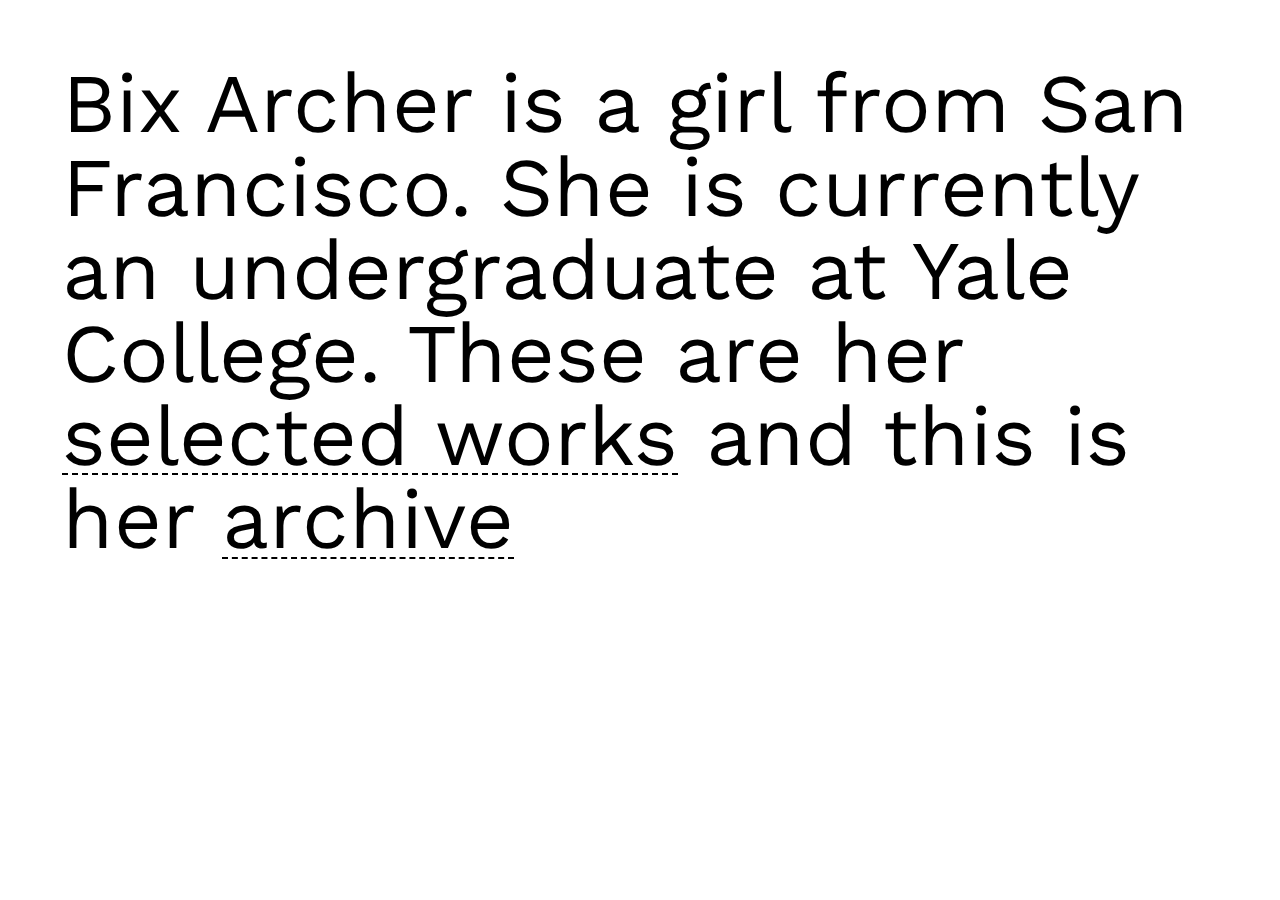
<file: index.html>
<!DOCTYPE html>
<html lang="en">

  <head>
    <meta charset="utf-8">
    <link rel="stylesheet" type="text/css" href="css/main.css">
    <meta name="viewport" content="width=device-width, initial-scale=1.0">
    <link href="https://fonts.googleapis.com/css?family=Work+Sans:400,500" rel="stylesheet">
    <link href="https://fonts.googleapis.com/css?family=Anonymous+Pro" rel="stylesheet">
    <script src="https://ajax.googleapis.com/ajax/libs/jquery/3.3.1/jquery.min.js"></script>
    <script>
      /*inject toggles if there is Javascript*/
      $(document).ready(function()
      {
        if ( $(window).width() > 768 ) {
          $('#archive-toggle').css("display", "inline-block");
          $('#selected-toggle').css("display", "inline-block");
          $('#archive-text').hide();
          $('#selected-text').hide();
        }

        else {
          $('#archive-toggle').hide();
          $('#selected-toggle').hide();
          $('#archive-text').show();
          $('#selected-text').show();
        }
      });


      $(window).resize(function(event) {
          if ( $(window).width() > 768 ) {
            $('#archive-toggle').css("display", "inline-block");
            $('#selected-toggle').css("display", "inline-block");
            $('#archive-text').hide();
            $('#selected-text').hide();
          }

          else {
            $('#archive-toggle').hide();
            $('#selected-toggle').hide();
            $('#archive-text').show();
            $('#selected-text').show();
          }
      });
    </script>
    <script async src="assets/main.js"></script>

    <title>Bix Archer</title>
  </head>

  <body>
    <!-- this contains everything on the page -->
    <div id="big-wrap">
      <div id="about">
        Bix Archer is a girl from San Francisco. She is currently an undergraduate at Yale College. These are her
        <a href="#image-gallery" rel="gallery" id="selected-toggle"><span>selected works</span><div></div></a><span id="selected-text">selected works</span>

        <section id="gallery">

          <figure class="image make-drag">
            <div class="close">x</div>
            <img src="assets/images/red-painting.jpg">
            <figcaption>
              <span class="img-title">Red Painting</span>
              <span class="img-year">2017</span>
            </figcaption>
          </figure>

          <figure class="image make-drag">
            <div class="close">x</div>
            <img src="assets/images/north-bay-fires.jpg">
            <figcaption>
              <span class="img-title">Red Painting</span>
              <span class="img-year">2017</span>
            </figcaption>
          </figure>

          <figure class="image make-drag">
            <div class="close">x</div>
            <img src="assets/images/365.jpg">
            <figcaption>
              <span class="img-title">Red Painting</span>
              <span class="img-year">2017</span>
            </figcaption>
          </figure>

          <figure class="image make-drag">
            <div class="close">x</div>
            <img src="assets/images/true-story.jpg">
            <figcaption>
              <span class="img-title">Red Painting</span>
              <span class="img-year">2017</span>
            </figcaption>
          </figure>

          <figure class="image make-drag">
            <div class="close">x</div>
            <img src="assets/images/the-water-is-fine.jpg">
            <figcaption>
              <span class="img-title">Red Painting</span>
              <span class="img-year">2017</span>
            </figcaption>
          </figure>
        </section>

        and this is her
        <a href="#archive" rel="archive" id="archive-toggle"><span>archive</span><div></div></a><span id="archive-text">archive</span>

        <section id="archive">
          <div id="works-list" class="archive-list">
            <div class="close">x</div>
            <div class="table">
              <a href="#">
                <ul>
                  <li>Red Painting</li>
                  <li>paint on canvas</li>
                  <li>2017</li>
                </ul>
              </a>
              <a href="#">
                <ul>
                  <li>True Story</li>
                  <li>screen print</li>
                  <li>2017</li>
                </ul>
              </a>
              <a href="#">
                <ul>
                  <li>title</li>
                  <li>medium</li>
                  <li>year</li>
                </ul>
              </a>
              <a href="#">
                <ul>
                  <li>title</li>
                  <li>medium</li>
                  <li>year</li>
                </ul>
              </a>
              <a href="#">
                <ul>
                  <li>title</li>
                  <li>medium</li>
                  <li>year</li>
                </ul>
              </a>
              <a href="#">
                <ul>
                  <li>title</li>
                  <li>medium</li>
                  <li>year</li>
                </ul>
              </a>
              <a href="#">
                <ul>
                  <li>title</li>
                  <li>medium</li>
                  <li>year</li>
                </ul>
              </a>
              <a href="#">
                <ul>
                  <li>title</li>
                  <li>medium</li>
                  <li>year</li>
                </ul>
              </a>
              <a href="#">
                <ul>
                  <li>title</li>
                  <li>medium</li>
                  <li>year</li>
                </ul>
              </a>
            </div>
          </div>
        </section>
      </div>
    </div>

    <div id="canvas-size"></div>
  </body>

</html>
</file>
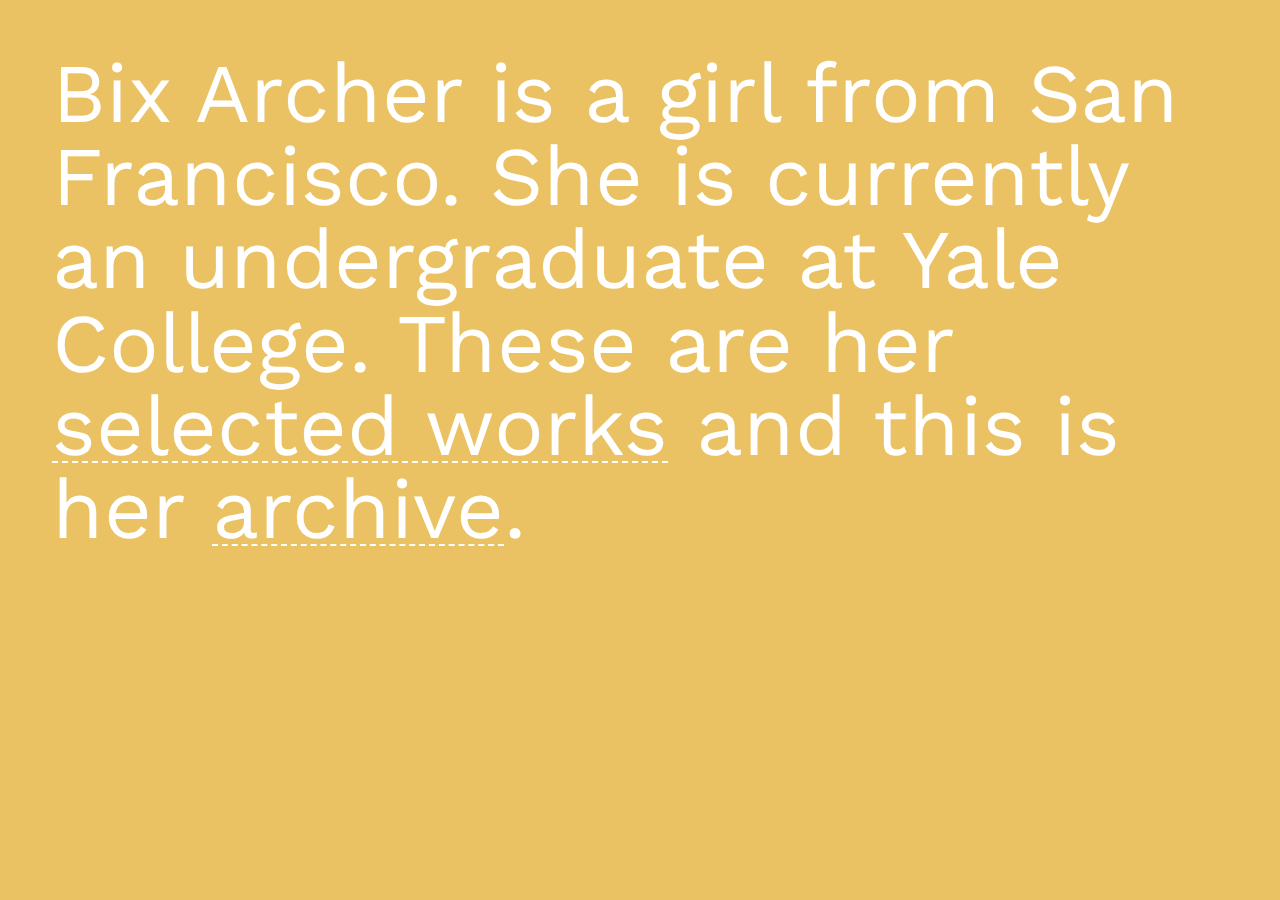
<file: recode/index.html>
<!DOCTYPE html>
<html lang="en">
 <!-- test -->
  <head>
    <meta charset="utf-8">
    <link rel="stylesheet" type="text/css" href="assets/main.css">
    <meta name="viewport" content="width=device-width, initial-scale=1.0">
    <link href="https://fonts.googleapis.com/css?family=Work+Sans:400,500" rel="stylesheet">
    <link href="https://fonts.googleapis.com/css?family=Anonymous+Pro" rel="stylesheet">
    <script src="https://ajax.googleapis.com/ajax/libs/jquery/3.3.1/jquery.min.js"></script>
    <script async src="assets/main.js"></script>

    <title>Bix Archer</title>
  </head>

  <body>
    <section id="text-wrap">
      Bix Archer is a girl from San Francisco. She is currently an undergraduate at Yale College. These are her <button class="main-toggle section-toggle" rel="gallery" type="button" name="selected works gallery">selected works<span></span></button>
      and this is her <button class="main-toggle section-toggle" rel="archive" type="button" name="selected works gallery">archive<span></span></button>.
    </section>
    <section id="gallery-wrap">
      <figure class="image make-drag">
        <div class="close screen"></div>
        <button class="close section-toggle"><span></span></button>
        <img src="assets/images/red-painting.jpg">
        <figcaption>
          <span class="image-title">Red Painting</span>
          <span class="image-year">2017</span>
        </figcaption>
      </figure>
      <figure class="image make-drag">
        <div class="close screen"></div>
        <button class="close section-toggle"><span></span></button>
        <img src="assets/images/the-water-is-fine.jpg">
        <figcaption>
          <span class="image-title">The Water is Fine</span>
          <span class="image-year">2016</span>
        </figcaption>
      </figure>
    </section>
    <section id="archive-wrap">
      <button class="close section-toggle"><span></span></button>
      <div class="table">
        <a href="#">
          <ul>
            <li>Red Painting</li>
            <li>paint on canvas</li>
            <li>2017</li>
          </ul>
        </a>
        <a href="#">
          <ul>
            <li>True Story</li>
            <li>screen print</li>
            <li>2017</li>
          </ul>
        </a>
        <a href="#">
          <ul>
            <li>title</li>
            <li>medium</li>
            <li>year</li>
          </ul>
        </a>
        <a href="#">
          <ul>
            <li>title</li>
            <li>medium</li>
            <li>year</li>
          </ul>
        </a>
        <a href="#">
          <ul>
            <li>title</li>
            <li>medium</li>
            <li>year</li>
          </ul>
        </a>
        <a href="#">
          <ul>
            <li>title</li>
            <li>medium</li>
            <li>year</li>
          </ul>
        </a>
        <a href="#">
          <ul>
            <li>title</li>
            <li>medium</li>
            <li>year</li>
          </ul>
        </a>
        <a href="#">
          <ul>
            <li>title</li>
            <li>medium</li>
            <li>year</li>
          </ul>
        </a>
        <a href="#">
          <ul>
            <li>title</li>
            <li>medium</li>
            <li>year</li>
          </ul>
        </a>
      </div>
    </section>
  </body>
</html>
</file>
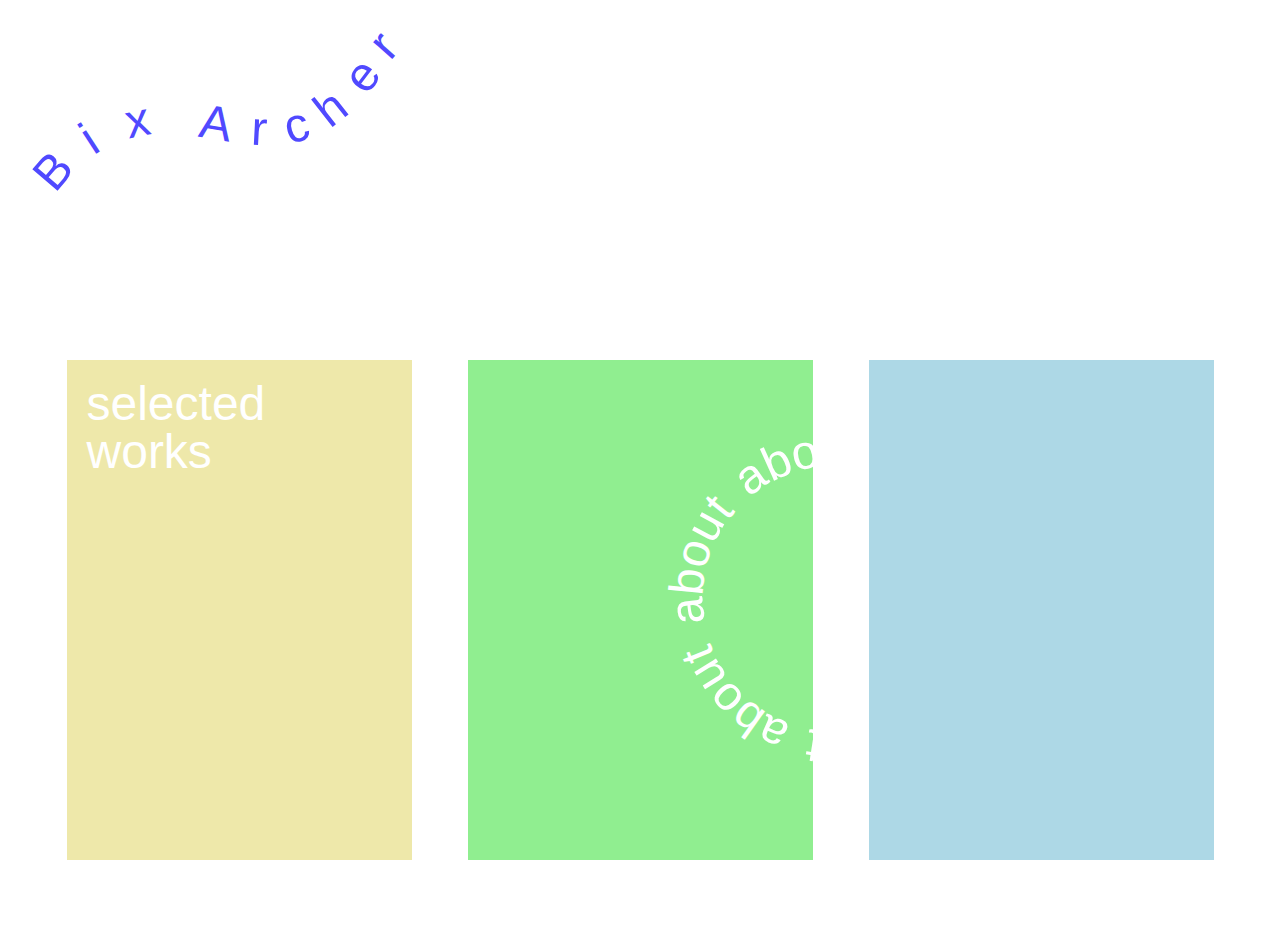
<file: index2.html>
<!DOCTYPE html>
<html>

<head>
  <title>bix archer</title>
  <link href="/assets/main2.css" rel="stylesheet" type="text/css">

  <link href="https://fonts.googleapis.com/css?family=Crimson+Text:400,600" rel="stylesheet">

  <meta name="viewport" content="width=device-width, initial-scale=1.0">
</head>

<body id="background">
  <nav>
    <div id="title_pos">
        <div id="warped-title">
          <span class="w0">B</span><span class="w1"> </span><span class="w2">i</span><span class="w3"> </span><span class="w4">x</span><span class="w5"> </span><span class="w6"> </span><span class="w7">A</span><span class="w8"> </span><span class="w9">r</span>
          <span class="w10"> </span><span class="w11">c</span><span class="w12"> </span><span class="w13">h</span><span class="w14"> </span><span class="w15">e</span><span class="w16"> </span><span class="w17">r</span><span class="w18"> </span>
        </div>
    </div>
  </nav>
  <div id="content_wrapper">

    <div class="nav_card" style="background: palegoldenrod">
      <a href="#">
          <div id="selected-card">
            selected
            <div id="selected-ani">
               <div style="animation-delay: .3s;">w</div><div style="animation-delay: .5s;">o</div><div style="animation-delay: .7s;">r</div><div style="animation-delay: .9s;">k</div><div style="animation-delay: 1.1s;">s</div>
             </div>
          </div>
      </a>
    </div>

    <div class="nav_card" style="background: lightgreen">
      <a href="#">
          <div id="warped-about">
            <span class="w0">a</span><span class="w1">b</span><span class="w2">o</span><span class="w3">u</span><span class="w4">t</span><span class="w5"> </span><span class="w6">a</span><span class="w7">b</span><span class="w8">o</span><span class="w9">u</span>
            <span class="w10">t</span><span class="w11"> </span><span class="w12">a</span><span class="w13">b</span><span class="w14">o</span><span class="w15">u</span><span class="w16">t</span><span class="w17"> </span><span class="w18">a</span><span class="w19">b</span>
              <span class="w20">o</span><span class="w21">u</span><span class="w22">t</span><span class="w23"> </span><span class="w24">a</span><span class="w25">b</span><span class="w26">o</span><span class="w27">u</span><span class="w28">t</span><span class="w29"> </span>
                <span class="w30">a</span><span class="w31">b</span><span class="w32">o</span><span class="w33">u</span><span class="w34">t</span>

        </div>
      </a>
    </div>

    <div class="nav_card" style="background: lightblue">
      <a href="#">
          <div id="wonky-archive">

            <div style="animation-delay: 8s; animation-duration:5s">archive</div>
            <div style="animation-delay: 3s; animation-duration:7s">archive</div>
            <div>archive</div>
          </div>
      </a>
    </div>

  </div>

  <script src="https://ajax.googleapis.com/ajax/libs/jquery/3.2.1/jquery.min.js"></script>
  <script src="/assets/jquery.unveil.js" type="text/javascript" charset="utf-8"></script>
  <script>
    $(document).ready(function() {
      $("img").unveil(200);
    });
  </script>






</body>

</html>
</file>
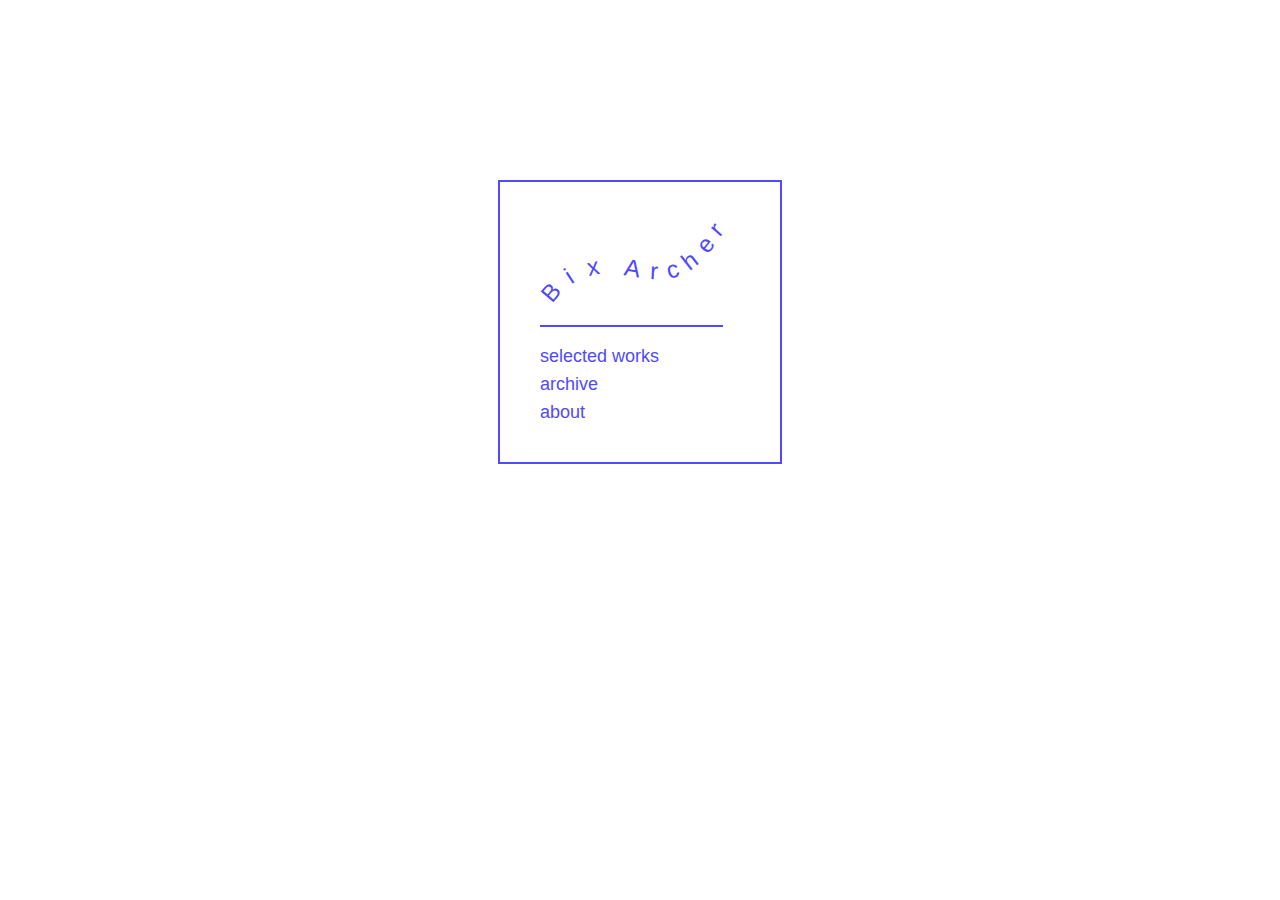
<file: index4.html>
<!DOCTYPE html>
<html>

<head>
  <title>bix archer</title>
  <link href="/assets/main4.css" rel="stylesheet" type="text/css">
  <link rel="stylesheet" href="assets/chocolat/chocolat.css" type="text/css" media="screen" charset="utf-8">
  <meta name="viewport" content="width=device-width, initial-scale=1.0">
</head>

<body id="background">
  <div id="slash">
  </div>
  <div id="slash2">
  </div>

  <nav>
    <div id="title_pos">
        <div id="warped-title">
          <span class="w0">B</span><span class="w1"> </span><span class="w2">i</span><span class="w3"> </span><span class="w4">x</span><span class="w5"> </span><span class="w6"> </span><span class="w7">A</span><span class="w8"> </span><span class="w9">r</span>
          <span class="w10"> </span><span class="w11">c</span><span class="w12"> </span><span class="w13">h</span><span class="w14"> </span><span class="w15">e</span><span class="w16"> </span><span class="w17">r</span><span class="w18"> </span>
        </div>
    </div>
    <div>
      <a class="sw-link" href="#" data-related="selected-works">selected works</a>

      <a class="av-link"href="#" data-related="archive">archive</a>

      <a class="ab-link"href="#" data-related="about">about</a>
    </div>
  </nav>



  <div id="selected-works" class="content chocolat-parent" data-chocolat-title="set title" style="display: none">
    <a class="chocolat-image" href="/assets/images/365.jpg" title="caption image 1">
      <img src="/assets/images/365-500px.jpg" />
    </a>

    <a class="chocolat-image" href="/assets/images/north-bay-fires.jpg" title="caption image 2">
      <img src="/assets/images/north-bay-fires-500px.jpg" />
    </a>

    <a class="chocolat-image" href="/assets/images/red-painting.jpg" title="caption image 3">
      <img src="/assets/images/red-painting-500px.jpg"/>
    </a>
  </div>

  <div id="archive" class="content" style="display: none">
    archive
  </div>

  <div id="about" class="content" style="display: none">
    about
  </div>

  <script src="https://ajax.googleapis.com/ajax/libs/jquery/3.2.1/jquery.min.js"></script>
  <script type="text/javascript" src="/assets/chocolat/jquery.chocolat.min.js"></script>
  <script type="text/javascript">
    $('.sw-link').click(function() {
        var id = $(this).attr('data-related');
        $(".content").each(function(){
            if($(this).attr('id') == id) {
                $(this).slideToggle();
            }
            else {
                  $(this).slideUp();
            }
        });
    });


      $('.accordion').find('.accordion-toggle').click(function() {

        //Expand or collapse this panel
        $(this).next().slideToggle('normal');

        //Hide the other panels
        $(".accordion-content").not($(this).next()).slideUp('normal');

      });
    });

  </script>
</body>
</html>
</file>
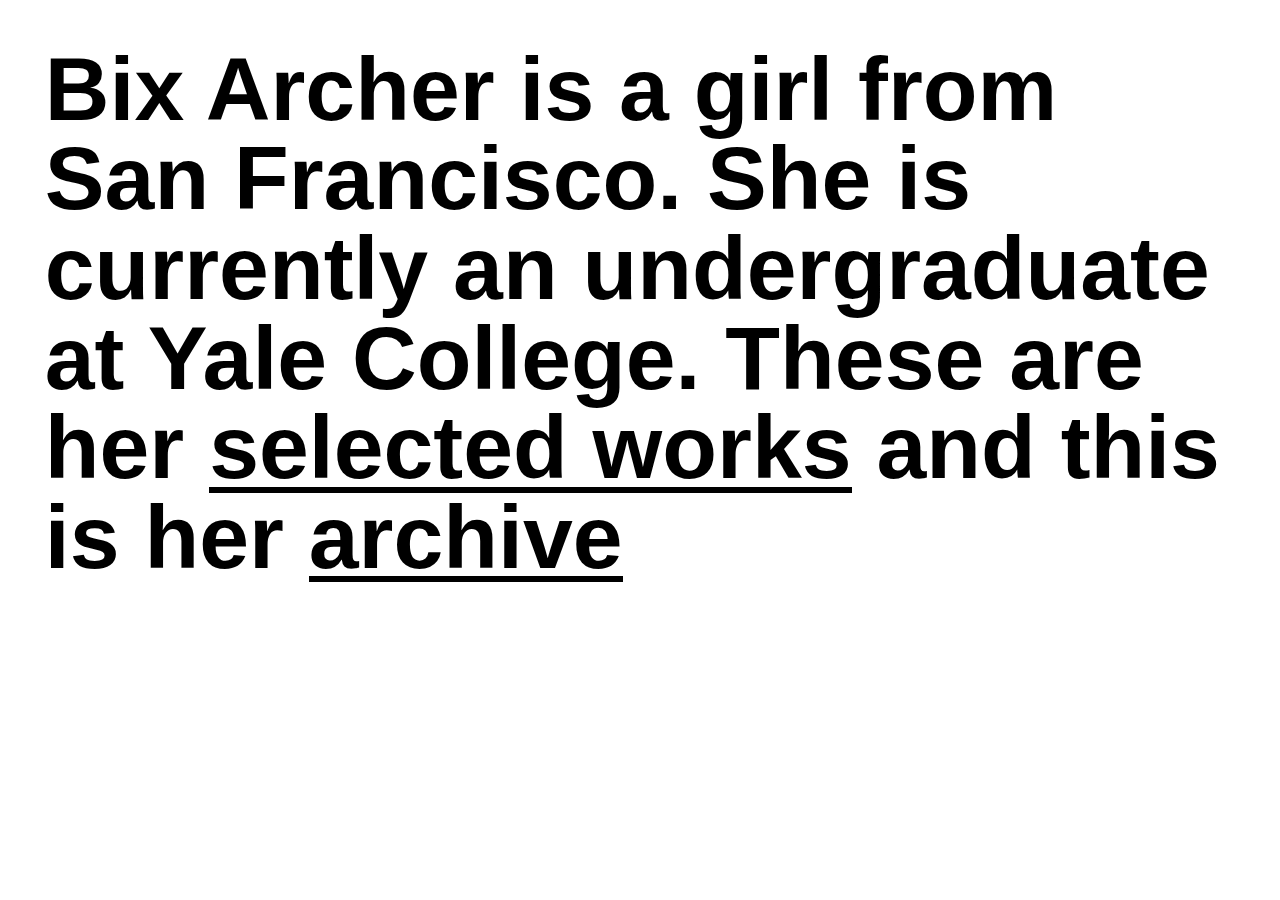
<file: modal-1.html>
<!DOCTYPE html>
<html lang="en">

  <head>
    <meta charset="utf-8">
    <link rel="stylesheet" type="text/css" href="css/modal-1.css">
    <meta name="viewport" content="width=device-width, initial-scale=1.0">
    <link href="https://fonts.googleapis.com/css?family=Work+Sans:400,500" rel="stylesheet">
    <link href="https://fonts.googleapis.com/css?family=Anonymous+Pro" rel="stylesheet">
    <script src="https://ajax.googleapis.com/ajax/libs/jquery/3.3.1/jquery.min.js"></script>
    <script>
      /*inject toggles if there is Javascript*/
      $(document).ready(function()
      {
        if ( $(window).width() > 768 ) {
          $('#archive-toggle').css("display", "inline-block");
          $('#selected-toggle').css("display", "inline-block");
          $('#archive-text').hide();
          $('#selected-text').hide();
        }

        else {
          $('#archive-toggle').hide();
          $('#selected-toggle').hide();
          $('#archive-text').show();
          $('#selected-text').show();
        }
      });


      $(window).resize(function(event) {
          if ( $(window).width() > 768 ) {
            $('#archive-toggle').css("display", "inline-block");
            $('#selected-toggle').css("display", "inline-block");
            $('#archive-text').hide();
            $('#selected-text').hide();
          }

          else {
            $('#archive-toggle').hide();
            $('#selected-toggle').hide();
            $('#archive-text').show();
            $('#selected-text').show();
          }
      });
    </script>
    <script async src="assets/modal-1.js"></script>

    <title></title>
  </head>

  <body>
    <!-- this contains everything on the page -->
    <div id="big-wrap">
      <div id="about">
        Bix Archer is a girl from San Francisco. She is currently an undergraduate at Yale College. These are her
        <a href="#image-gallery" rel="gallery" id="selected-toggle">selected works</a><span id="selected-text">selected works</span>

        <section id="gallery">

          <figure class="image make-drag">
            <div class="image-close">x</div>
            <img src="assets/images/red-painting.jpg">
            <figcaption>
              <span class="img-title">Red Painting</span>
              <span class="img-year">2017</span>
            </figcaption>
          </figure>

          <figure class="image make-drag">
            <div class="image-close">x</div>
            <img src="assets/images/north-bay-fires.jpg">
            <figcaption>
              <span class="img-title">Red Painting</span>
              <span class="img-year">2017</span>
            </figcaption>
          </figure>

          <figure class="image make-drag">
            <div class="image-close">x</div>
            <img src="assets/images/365.jpg">
            <figcaption>
              <span class="img-title">Red Painting</span>
              <span class="img-year">2017</span>
            </figcaption>
          </figure>

          <figure class="image make-drag">
            <div class="image-close">x</div>
            <img src="assets/images/true-story.jpg">
            <figcaption>
              <span class="img-title">Red Painting</span>
              <span class="img-year">2017</span>
            </figcaption>
          </figure>

          <figure class="image make-drag">
            <div class="image-close">x</div>
            <img src="assets/images/the-water-is-fine.jpg">
            <figcaption>
              <span class="img-title">Red Painting</span>
              <span class="img-year">2017</span>
            </figcaption>
          </figure>
        </section>

        and this is her
        <a href="#archive" rel="archive" id="archive-toggle">archive</a><span id="archive-text">archive</span>

        <section id="archive">
          <div id="works-list" class="archive-list make-drag">
            <div class="archive-close">x</div>
            <div class="table">
              <a href="#">
                <ul>
                  <li>Red Painting</li>
                  <li>paint on canvas</li>
                  <li>2017</li>
                </ul>
              </a>
              <a href="#">
                <ul>
                  <li>True Story</li>
                  <li>screen print</li>
                  <li>2017</li>
                </ul>
              </a>
              <a href="#">
                <ul>
                  <li>title</li>
                  <li>medium</li>
                  <li>year</li>
                </ul>
              </a>
              <a href="#">
                <ul>
                  <li>title</li>
                  <li>medium</li>
                  <li>year</li>
                </ul>
              </a>
              <a href="#">
                <ul>
                  <li>title</li>
                  <li>medium</li>
                  <li>year</li>
                </ul>
              </a>
              <a href="#">
                <ul>
                  <li>title</li>
                  <li>medium</li>
                  <li>year</li>
                </ul>
              </a>
              <a href="#">
                <ul>
                  <li>title</li>
                  <li>medium</li>
                  <li>year</li>
                </ul>
              </a>
              <a href="#">
                <ul>
                  <li>title</li>
                  <li>medium</li>
                  <li>year</li>
                </ul>
              </a>
              <a href="#">
                <ul>
                  <li>title</li>
                  <li>medium</li>
                  <li>year</li>
                </ul>
              </a>
            </div>
          </div>
        </section>
      </div>
    </div>

    <div id="canvas-size"></div>
  </body>

</html>
</file>
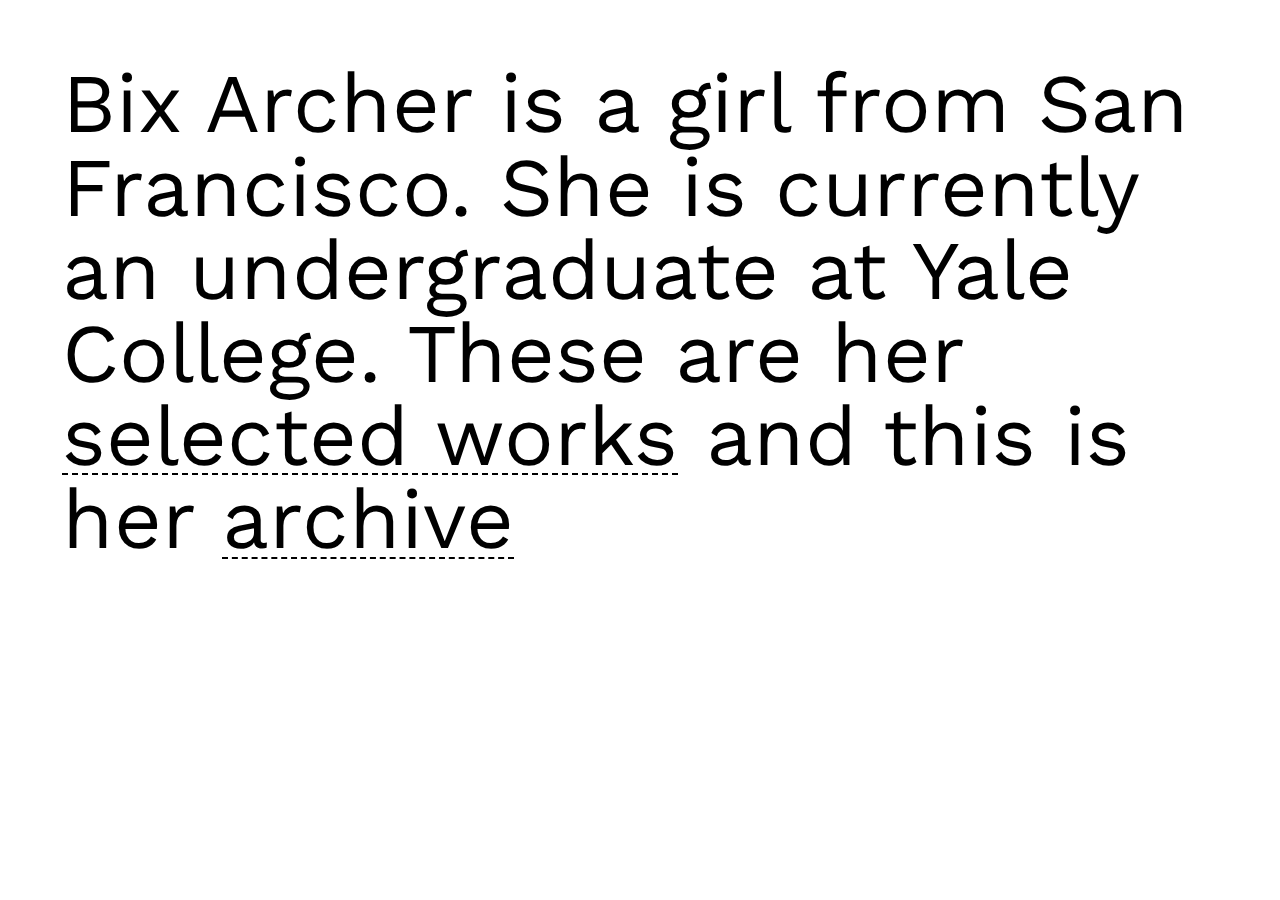
<file: modal-2.html>
<!DOCTYPE html>
<html lang="en">

  <head>
    <meta charset="utf-8">
    <link rel="stylesheet" type="text/css" href="css/modal-2.css">
    <meta name="viewport" content="width=device-width, initial-scale=1.0">
    <link href="https://fonts.googleapis.com/css?family=Work+Sans:400,500" rel="stylesheet">
    <link href="https://fonts.googleapis.com/css?family=Anonymous+Pro" rel="stylesheet">
    <script src="https://ajax.googleapis.com/ajax/libs/jquery/3.3.1/jquery.min.js"></script>
    <script>
      /*inject toggles if there is Javascript*/
      $(document).ready(function()
      {
        if ( $(window).width() > 768 ) {
          $('#archive-toggle').css("display", "inline-block");
          $('#selected-toggle').css("display", "inline-block");
          $('#archive-text').hide();
          $('#selected-text').hide();
        }

        else {
          $('#archive-toggle').hide();
          $('#selected-toggle').hide();
          $('#archive-text').show();
          $('#selected-text').show();
        }
      });


      $(window).resize(function(event) {
          if ( $(window).width() > 768 ) {
            $('#archive-toggle').css("display", "inline-block");
            $('#selected-toggle').css("display", "inline-block");
            $('#archive-text').hide();
            $('#selected-text').hide();
          }

          else {
            $('#archive-toggle').hide();
            $('#selected-toggle').hide();
            $('#archive-text').show();
            $('#selected-text').show();
          }
      });
    </script>
    <script async src="assets/modal-2.js"></script>

    <title></title>
  </head>

  <body>
    <!-- this contains everything on the page -->
    <div id="big-wrap">
      <div id="about">
        Bix Archer is a girl from San Francisco. She is currently an undergraduate at Yale College. These are her
        <a href="#image-gallery" rel="gallery" id="selected-toggle"><span>selected works</span><div></div></a><span id="selected-text">selected works</span>

        <section id="gallery">

          <figure class="image make-drag">
            <div class="close">x</div>
            <img src="assets/images/red-painting.jpg">
            <figcaption>
              <span class="img-title">Red Painting</span>
              <span class="img-year">2017</span>
            </figcaption>
          </figure>

          <figure class="image make-drag">
            <div class="close">x</div>
            <img src="assets/images/north-bay-fires.jpg">
            <figcaption>
              <span class="img-title">Red Painting</span>
              <span class="img-year">2017</span>
            </figcaption>
          </figure>

          <figure class="image make-drag">
            <div class="close">x</div>
            <img src="assets/images/365.jpg">
            <figcaption>
              <span class="img-title">Red Painting</span>
              <span class="img-year">2017</span>
            </figcaption>
          </figure>

          <figure class="image make-drag">
            <div class="close">x</div>
            <img src="assets/images/true-story.jpg">
            <figcaption>
              <span class="img-title">Red Painting</span>
              <span class="img-year">2017</span>
            </figcaption>
          </figure>

          <figure class="image make-drag">
            <div class="close">x</div>
            <img src="assets/images/the-water-is-fine.jpg">
            <figcaption>
              <span class="img-title">Red Painting</span>
              <span class="img-year">2017</span>
            </figcaption>
          </figure>
        </section>

        and this is her
        <a href="#archive" rel="archive" id="archive-toggle"><span>archive</span><div></div></a><span id="archive-text">archive</span>

        <section id="archive">
          <div id="works-list" class="archive-list make-drag">
            <div class="close">x</div>
            <div class="table">
              <a href="#">
                <ul>
                  <li>Red Painting</li>
                  <li>paint on canvas</li>
                  <li>2017</li>
                </ul>
              </a>
              <a href="#">
                <ul>
                  <li>True Story</li>
                  <li>screen print</li>
                  <li>2017</li>
                </ul>
              </a>
              <a href="#">
                <ul>
                  <li>title</li>
                  <li>medium</li>
                  <li>year</li>
                </ul>
              </a>
              <a href="#">
                <ul>
                  <li>title</li>
                  <li>medium</li>
                  <li>year</li>
                </ul>
              </a>
              <a href="#">
                <ul>
                  <li>title</li>
                  <li>medium</li>
                  <li>year</li>
                </ul>
              </a>
              <a href="#">
                <ul>
                  <li>title</li>
                  <li>medium</li>
                  <li>year</li>
                </ul>
              </a>
              <a href="#">
                <ul>
                  <li>title</li>
                  <li>medium</li>
                  <li>year</li>
                </ul>
              </a>
              <a href="#">
                <ul>
                  <li>title</li>
                  <li>medium</li>
                  <li>year</li>
                </ul>
              </a>
              <a href="#">
                <ul>
                  <li>title</li>
                  <li>medium</li>
                  <li>year</li>
                </ul>
              </a>
            </div>
          </div>
        </section>
      </div>
    </div>

    <div id="canvas-size"></div>
  </body>

</html>
</file>
<file: assets/main2.css>
a,
abbr,
acronym,
address,
applet,
article,
aside,
audio,
b,
big,
blockquote,
body,
button,
canvas,
caption,
center,
cite,
code,
dd,
del,
details,
dfn,
div,
dl,
dt,
em,
embed,
fieldset,
figcaption,
figure,
footer,
form,
h1,
h2,
h3,
h4,
h5,
h6,
header,
hgroup,
html,
i,
iframe,
img,
ins,
kbd,
label,
legend,
li,
mark,
menu,
nav,
object,
ol,
output,
p,
pre,
q,
ruby,
s,
samp,
section,
small,
span,
strike,
strong,
sub,
summary,
sup,
table,
tbody,
td,
tfoot,
th,
thead,
time,
tr,
tt,
u,
ul,
var,
video {
  margin: 0;
  padding: 0;
  border: 0;
  vertical-align: baseline;
  font: inherit;
  font-weight: 300;
  font-size: 100%;
  font-size: 48px;
  font-family: helvetica;
}

article,
aside,
details,
figcaption,
figure,
footer,
header,
hgroup,
menu,
nav,
section {
  display: block;
}

body {
  line-height: 1;
  animation: colorflux 120s linear infinite;
}

ol,
ul {
  list-style: none;
}

blockquote,
q {
  quotes: none;
}

blockquote:after,
blockquote:before,
q:after,
q:before {
  content: '';
  content: none;
}

table {
  border-spacing: 0;
  border-collapse: collapse;
}

h1, h2, h3, h4 {
  font-weight: 400;
}

a:link, a:visited {
  color: black;
  text-decoration: none;
}

a:hover, a:active {
  color: black;
  text-decoration: none;
}

#content_wrapper {
  display: flex;
  margin: 100px 0px 50px 0px;
  flex-wrap: wrap;
  justify-content: center;
}

@keyframes rotator {
  0% {transform: rotate(0deg);}
  100% {transform: rotate(360deg);}
}

@keyframes colorflux {
  0% {background-color: rgba(80, 73, 255, 1);}
  25% {background-color: rgba(40, 73, 255, 1);}
  50% {background-color: rgba(80, 73, 255, 1);}
  75% {background-color: rgba(100, 73, 255, 1);}
  100% {background-color: rgba(80, 73, 255, 1);}
}

@keyframes textflux {
  0% {color: rgba(80, 73, 255, 1);}
  25% {color: rgba(40, 73, 255, 1);}
  50% {color: rgba(80, 73, 255, 1);}
  75% {color: rgba(100, 73, 255, 1);}
  100% {color: rgba(80, 73, 255, 1);}
}

@keyframes flip {
  0% {transform: translateX(-100%);}
  100% {transform: translateX(170%);}
}

@keyframes drop {
  0% {transform: translateY(0%);}
  25% {transform: translateY(20%);}
  50% {transform: translateY(-20%);}
  75% {transform: translateY(20%);}
}

.nav_card {
  position: relative;
  display: inline-block;
  overflow: hidden;
  margin: 25px;
  padding: 0;
  width: 345px;
  height: 500px;
  vertical-align: top;
  border: solid 3px white;
  text-align: left;
}


.nav_card>a {
  position: absolute;
  top: 0;
  left: 0;
  width: 100%;
  height: 100%;
}

nav {
  top: 0;
  z-index: 10000;
  width: 100%;
  border-bottom: none;
  font-size: 16px;
  background: white;
  display: block;
}

#title_pos {
    display: inline-block;
    padding: 30px;
    color: rgba(80, 73, 255, 1);
    animation: textflux 120s linear infinite;
}

#wonky-archive {
  margin-top: 70px;
  color: white;
  transform: rotate(45deg);
}

#wonky-archive>div {
    display: inline-block;

    padding: 0px 50px 0px 50px;
    height: auto;
    transform: translateX(-100%);
    animation: flip 6s linear infinite;
}

#selected-card {
    color: white;
    padding: 20px;
}

#selected-ani>div {
  animation: drop 5s linear infinite;
  display: inline-block;
  animation-timing-function: ease-in-out;
}

@media only screen and (max-width: 600px) {
  nav {
  height: 177px;
  }

  .nav_card {
    height: 200px;
  }

  #content_wrapper {
    margin: auto;
    margin-top: 20px;
    width: 100%;
  }

  #title_pos {
    transform: scale(.75);
    transform-origin: left top;
  }
}

/* title */
#warped-title {position: relative;display: inline-block;margin-top: -61px;width: 366px;height: 225px;}

#warped-title>span[class^=w]:nth-of-type(n+0){position:absolute;
display:block; -webkit-transform-origin:50% 100%;
-moz-transform-origin:50% 100%; -ms-transform-origin:50% 100%; -o-transform-origin:50%
100%; transform-origin:50% 100%; }

#warped-title span{overflow:visible;padding:0px;black-space:pre;font-weight:regular;font-style:normal;font-size: 48px;line-height:1.1;}

#warped-title .w0 {top: 169.25px;left: 26.12px;
width: 29px; height: 50px; -webkit-transform: rotate(-7.15rad);-moz-transform: rotate(-7.15rad);-ms-transform: rotate(-7.15rad); -o-transform:
rotate(-7.15rad);transform: rotate(-7.15rad);
}

#warped-title .w1 {top: 150.8px;left: 51.83px; width:
14px; height: 50px; -webkit-transform: rotate(-7rad);-moz-transform: rotate(-7rad);-ms-transform: rotate(-7rad); -o-transform:
rotate(-7rad);transform: rotate(-7rad); }

#warped-title .w2 {top: 139.98px;left: 67.19px;
width: 12px; height: 50px; -webkit-transform: rotate(-6.86rad);-moz-transform: rotate(-6.86rad);-ms-transform: rotate(-6.86rad); -o-transform:
rotate(-6.86rad);transform: rotate(-6.86rad);
}

#warped-title .w3 {top: 131.58px;left: 81.73px;
width: 14px; height: 50px; -webkit-transform: rotate(-6.7rad);-moz-transform: rotate(-6.7rad);-ms-transform: rotate(-6.7rad); -o-transform:
rotate(-6.7rad);transform: rotate(-6.7rad);
}

#warped-title .w4 {top: 124.67px;left: 99.55px;
width: 23px; height: 50px; -webkit-transform: rotate(-6.48rad);-moz-transform: rotate(-6.48rad);-ms-transform: rotate(-6.48rad); -o-transform:
rotate(-6.48rad);transform: rotate(-6.48rad);
}

#warped-title .w5 {top: 122.59px;left: 127.56px;
width: 14px; height: 50px; -webkit-transform: rotate(-6.29rad);-moz-transform: rotate(-6.29rad);-ms-transform: rotate(-6.29rad); -o-transform:
rotate(-6.29rad);transform: rotate(-6.29rad);
}

#warped-title .w6 {top: 123.71px;left: 146.76px;
width: 14px; height: 50px; -webkit-transform: rotate(-6.18rad);-moz-transform: rotate(-6.18rad);-ms-transform: rotate(-6.18rad); -o-transform:
rotate(-6.18rad);transform: rotate(-6.18rad);
}

#warped-title .w7 {top: 127.71px;left: 165.6px;
width: 31px; height: 50px; -webkit-transform: rotate(-6.12rad);-moz-transform: rotate(-6.12rad);-ms-transform: rotate(-6.12rad); -o-transform:
rotate(-6.12rad);transform: rotate(-6.12rad);
}

#warped-title .w8 {top: 132.1px;left: 201.01px;
width: 14px; height: 50px; -webkit-transform: rotate(-6.15rad);-moz-transform: rotate(-6.15rad);-ms-transform: rotate(-6.15rad); -o-transform:
rotate(-6.15rad);transform: rotate(-6.15rad);
}

#warped-title .w9 {top: 134.23px;left: 219.85px;
width: 18px; height: 50px; -webkit-transform: rotate(-6.23rad);-moz-transform: rotate(-6.23rad);-ms-transform: rotate(-6.23rad); -o-transform:
rotate(-6.23rad);transform: rotate(-6.23rad);
}

#warped-title .w10 {top: 134.06px;left: 242.89px;
width: 14px; height: 50px; -webkit-transform: rotate(-6.37rad);-moz-transform: rotate(-6.37rad);-ms-transform: rotate(-6.37rad); -o-transform:
rotate(-6.37rad);transform: rotate(-6.37rad);
}

#warped-title .w11 {top: 130.15px;left: 261.48px;
width: 22px; height: 50px; -webkit-transform: rotate(-6.56rad);-moz-transform: rotate(-6.56rad);-ms-transform: rotate(-6.56rad); -o-transform:
rotate(-6.56rad);transform: rotate(-6.56rad);
}

#warped-title .w12 {top: 121.76px;left: 287.09px;
width: 14px; height: 50px; -webkit-transform: rotate(-6.76rad);-moz-transform: rotate(-6.76rad);-ms-transform: rotate(-6.76rad); -o-transform:
rotate(-6.76rad);transform: rotate(-6.76rad);
}

#warped-title .w13 {top: 108.2px;left: 301.86px;
width: 27px; height: 50px; -webkit-transform: rotate(-6.95rad);-moz-transform: rotate(-6.95rad);-ms-transform: rotate(-6.95rad); -o-transform:
rotate(-6.95rad);transform: rotate(-6.95rad);
}

#warped-title .w14 {top: 91.16px;left: 327.26px;
width: 14px; height: 50px; -webkit-transform: rotate(-7.09rad);-moz-transform: rotate(-7.09rad);-ms-transform: rotate(-7.09rad); -o-transform:
rotate(-7.09rad);transform: rotate(-7.09rad);
}

#warped-title .w15 {top: 72.16px;left: 338.19px;
width: 25px; height: 50px; -webkit-transform: rotate(-7.2rad);-moz-transform: rotate(-7.2rad);-ms-transform: rotate(-7.2rad); -o-transform:
rotate(-7.2rad);transform: rotate(-7.2rad);
}

#warped-title .w16 {top: 50.92px;left: 359.94px;
width: 14px; height: 50px; -webkit-transform: rotate(-7.13rad);-moz-transform: rotate(-7.13rad);-ms-transform: rotate(-7.13rad); -o-transform:
rotate(-7.13rad);transform: rotate(-7.13rad);
}

#warped-title .w17 {top: 41.31px;left: 363.43px;width: 18px;height: 50px;-webkit-transform: rotate(-6.86rad);-moz-transform: rotate(-6.86rad);-ms-transform: rotate(-6.86rad);-o-transform:
rotate(-6.86rad);transform: rotate(-7.13rad);}

#warped-title .w18 {top: 31.56px;left: 394.74px;
width: 0px; height: 50px; -webkit-transform: rotate(-6.58rad);-moz-transform: rotate(-6.58rad);-ms-transform: rotate(-6.58rad); -o-transform:
rotate(-6.58rad);transform: rotate(-6.58rad);
}

/* about */
#warped-about {position: relative;display: block;margin-top: 75px;margin-left: 200px;width: 335px;height: 328px;color: white;animation: rotator linear 35s infinite;}

#warped-about>span[class^=w]:nth-of-type(n+0){position:absolute;display:block;margin-top: -56px;margin-left: -126px;-webkit-transform-origin:50% 100%;-moz-transform-origin:50% 100%;-ms-transform-origin:50% 100%;-o-transform-origin:50%
100%;transform-origin:50% 100%;}

#warped-about span{overflow:visible;padding:0px;black-space:pre;font-weight:regular;font-style:normal;line-height:0.65;}

#warped-about .w0 {top: 324.41px;left: 224.27px;
width: 23px; height: 24px; -webkit-transform: rotate(3.56rad);-moz-transform: rotate(3.56rad);-ms-transform: rotate(3.56rad); -o-transform:
rotate(3.56rad);transform: rotate(3.56rad);
}

#warped-about .w1 {top: 310.4px;left: 200.08px;
width: 23px; height: 24px; -webkit-transform: rotate(3.76rad);-moz-transform: rotate(3.76rad);-ms-transform: rotate(3.76rad); -o-transform:
rotate(3.76rad);transform: rotate(3.76rad);
}

#warped-about .w2 {top: 291.9px;left: 179.13px;
width: 23px; height: 24px; -webkit-transform: rotate(3.96rad);-moz-transform: rotate(3.96rad);-ms-transform: rotate(3.96rad); -o-transform:
rotate(3.96rad);transform: rotate(3.96rad);
}

#warped-about .w3 {top: 269.62px;left: 162.24px;
width: 23px; height: 24px; -webkit-transform: rotate(4.16rad);-moz-transform: rotate(4.16rad);-ms-transform: rotate(4.16rad); -o-transform:
rotate(4.16rad);transform: rotate(4.16rad);
}

#warped-about .w4 {top: 248.19px;left: 155.51px;
width: 15px; height: 24px; -webkit-transform: rotate(4.33rad);-moz-transform: rotate(4.33rad);-ms-transform: rotate(4.33rad); -o-transform:
rotate(4.33rad);transform: rotate(4.33rad);
}

#warped-about .w5 {top: 231.09px;left: 151.93px;
width: 11px; height: 24px; -webkit-transform: rotate(4.46rad);-moz-transform: rotate(4.46rad);-ms-transform: rotate(4.46rad); -o-transform:
rotate(4.46rad);transform: rotate(4.46rad);
}

#warped-about .w6 {top: 209.44px;left: 142.14px;
width: 23px; height: 24px; -webkit-transform: rotate(4.61rad);-moz-transform: rotate(4.61rad);-ms-transform: rotate(4.61rad); -o-transform:
rotate(4.61rad);transform: rotate(4.61rad);
}

#warped-about .w7 {top: 181.49px;left: 142.24px;
width: 23px; height: 24px; -webkit-transform: rotate(4.81rad);-moz-transform: rotate(4.81rad);-ms-transform: rotate(4.81rad); -o-transform:
rotate(4.81rad);transform: rotate(4.81rad);
}

#warped-about .w8 {top: 154.1px;left: 147.86px;
width: 23px; height: 24px; -webkit-transform: rotate(5.01rad);-moz-transform: rotate(5.01rad);-ms-transform: rotate(5.01rad); -o-transform:
rotate(5.01rad);transform: rotate(5.01rad);
}

#warped-about .w9 {top: 128.36px;left: 158.77px;
width: 23px; height: 24px; -webkit-transform: rotate(5.21rad);-moz-transform: rotate(5.21rad);-ms-transform: rotate(5.21rad); -o-transform:
rotate(5.21rad);transform: rotate(5.21rad);
}

#warped-about .w10 {top: 108.38px;left: 176.02px;
width: 15px; height: 24px; -webkit-transform: rotate(5.38rad);-moz-transform: rotate(5.38rad);-ms-transform: rotate(5.38rad); -o-transform:
rotate(5.38rad);transform: rotate(5.38rad);
}

#warped-about .w11 {top: 95.03px;left: 190.07px;
width: 11px; height: 24px; -webkit-transform: rotate(5.51rad);-moz-transform: rotate(5.51rad);-ms-transform: rotate(5.51rad); -o-transform:
rotate(5.51rad);transform: rotate(5.51rad);
}

#warped-about .w12 {top: 80.96px;left: 200.95px;
width: 23px; height: 24px; -webkit-transform: rotate(5.66rad);-moz-transform: rotate(5.66rad);-ms-transform: rotate(5.66rad); -o-transform:
rotate(5.66rad);transform: rotate(5.66rad);
}

#warped-about .w13 {top: 67.14px;left: 225.25px;
width: 23px; height: 24px; -webkit-transform: rotate(5.86rad);-moz-transform: rotate(5.86rad);-ms-transform: rotate(5.86rad); -o-transform:
rotate(5.86rad);transform: rotate(5.86rad);
}

#warped-about .w14 {top: 58.38px;left: 251.8px;
width: 23px; height: 24px; -webkit-transform: rotate(6.06rad);-moz-transform: rotate(6.06rad);-ms-transform: rotate(6.06rad); -o-transform:
rotate(6.06rad);transform: rotate(6.06rad);
}

#warped-about .w15 {top: 55.03px;left: 279.55px;
width: 23px; height: 24px; -webkit-transform: rotate(6.26rad);-moz-transform: rotate(6.26rad);-ms-transform: rotate(6.26rad); -o-transform:
rotate(6.26rad);transform: rotate(6.26rad);
}

#warped-about .w16 {top: 56.56px;left: 307.47px;
width: 15px; height: 24px; -webkit-transform: rotate(6.43rad);-moz-transform: rotate(6.43rad);-ms-transform: rotate(6.43rad); -o-transform:
rotate(6.43rad);transform: rotate(6.43rad);
}

#warped-about .w17 {top: 60.37px;left: 327.05px;
width: 11px; height: 24px; -webkit-transform: rotate(6.56rad);-moz-transform: rotate(6.56rad);-ms-transform: rotate(6.56rad); -o-transform:
rotate(6.56rad);transform: rotate(6.56rad);
}

#warped-about .w18 {top: 68.01px;left: 341.66px;
width: 23px; height: 24px; -webkit-transform: rotate(6.71rad);-moz-transform: rotate(6.71rad);-ms-transform: rotate(6.71rad); -o-transform:
rotate(6.71rad);transform: rotate(6.71rad);
}

#warped-about .w19 {top: 82.19px;left: 365.74px;
width: 23px; height: 24px; -webkit-transform: rotate(6.91rad);-moz-transform: rotate(6.91rad);-ms-transform: rotate(6.91rad); -o-transform:
rotate(6.91rad);transform: rotate(6.91rad);
}

#warped-about .w20 {top: 100.85px;left: 386.56px;
width: 23px; height: 24px; -webkit-transform: rotate(7.11rad);-moz-transform: rotate(7.11rad);-ms-transform: rotate(7.11rad); -o-transform:
rotate(7.11rad);transform: rotate(7.11rad);
}

#warped-about .w21 {top: 123.25px;left: 403.28px;
width: 23px; height: 24px; -webkit-transform: rotate(7.31rad);-moz-transform: rotate(7.31rad);-ms-transform: rotate(7.31rad); -o-transform:
rotate(7.31rad);transform: rotate(7.31rad);
}

#warped-about .w22 {top: 144.77px;left: 417.86px;
width: 15px; height: 24px; -webkit-transform: rotate(7.48rad);-moz-transform: rotate(7.48rad);-ms-transform: rotate(7.48rad); -o-transform:
rotate(7.48rad);transform: rotate(7.48rad);
}

#warped-about .w23 {top: 161.91px;left: 425.31px;
width: 11px; height: 24px; -webkit-transform: rotate(7.6rad);-moz-transform: rotate(7.6rad);-ms-transform: rotate(7.6rad); -o-transform:
rotate(7.6rad);transform: rotate(7.6rad);
}

#warped-about .w24 {top: 183.58px;left: 422.95px;
width: 23px; height: 24px; -webkit-transform: rotate(7.76rad);-moz-transform: rotate(7.76rad);-ms-transform: rotate(7.76rad); -o-transform:
rotate(7.76rad);transform: rotate(7.76rad);
}

#warped-about .w25 {top: 211.53px;left: 422.64px;
width: 23px; height: 24px; -webkit-transform: rotate(7.96rad);-moz-transform: rotate(7.96rad);-ms-transform: rotate(7.96rad); -o-transform:
rotate(7.96rad);transform: rotate(7.96rad);
}

#warped-about .w26 {top: 238.88px;left: 416.82px;
width: 23px; height: 24px; -webkit-transform: rotate(8.16rad);-moz-transform: rotate(8.16rad);-ms-transform: rotate(8.16rad); -o-transform:
rotate(8.16rad);transform: rotate(8.16rad);
}

#warped-about .w27 {top: 264.53px;left: 405.72px;
width: 23px; height: 24px; -webkit-transform: rotate(8.36rad);-moz-transform: rotate(8.36rad);-ms-transform: rotate(8.36rad); -o-transform:
rotate(8.36rad);transform: rotate(8.36rad);
}

#warped-about .w28 {top: 284.41px;left: 396.33px;
width: 15px; height: 24px; -webkit-transform: rotate(8.53rad);-moz-transform: rotate(8.53rad);-ms-transform: rotate(8.53rad); -o-transform:
rotate(8.53rad);transform: rotate(8.53rad);
}

#warped-about .w29 {top: 297.68px;left: 386.18px;
width: 11px; height: 24px; -webkit-transform: rotate(8.65rad);-moz-transform: rotate(8.65rad);-ms-transform: rotate(8.65rad); -o-transform:
rotate(8.65rad);transform: rotate(8.65rad);
}

#warped-about .w30 {top: 311.62px;left: 363.19px;
width: 23px; height: 24px; -webkit-transform: rotate(8.81rad);-moz-transform: rotate(8.81rad);-ms-transform: rotate(8.81rad); -o-transform:
rotate(8.81rad);transform: rotate(8.81rad);
}

#warped-about .w31 {top: 325.27px;left: 338.79px;
width: 23px; height: 24px; -webkit-transform: rotate(9.01rad);-moz-transform: rotate(9.01rad);-ms-transform: rotate(9.01rad); -o-transform:
rotate(9.01rad);transform: rotate(9.01rad);
}

#warped-about .w32 {top: 333.83px;left: 312.18px;
width: 23px; height: 24px; -webkit-transform: rotate(9.21rad);-moz-transform: rotate(9.21rad);-ms-transform: rotate(9.21rad); -o-transform:
rotate(9.21rad);transform: rotate(9.21rad);
}

#warped-about .w33 {top: 336.98px;left: 284.41px;
width: 23px; height: 24px; -webkit-transform: rotate(9.41rad);-moz-transform: rotate(9.41rad);-ms-transform: rotate(9.41rad); -o-transform:
rotate(9.41rad);transform: rotate(9.41rad);
}

#warped-about .w34 {top: 335.27px;left: 264.5px;
width: 15px; height: 24px; -webkit-transform: rotate(9.58rad);-moz-transform: rotate(9.58rad);-ms-transform: rotate(9.58rad); -o-transform:
rotate(9.58rad);transform: rotate(9.58rad);
}
</file>
<file: assets/main4.css>
a,
abbr,
acronym,
address,
applet,
article,
aside,
audio,
b,
big,
blockquote,
body,
button,
canvas,
caption,
center,
cite,
code,
dd,
del,
details,
dfn,
div,
dl,
dt,
em,
embed,
fieldset,
figcaption,
figure,
footer,
form,
h1,
h2,
h3,
h4,
h5,
h6,
header,
hgroup,
html,
i,
iframe,
img,
ins,
kbd,
label,
legend,
li,
mark,
menu,
nav,
object,
ol,
output,
p,
pre,
q,
ruby,
s,
samp,
section,
small,
span,
strike,
strong,
sub,
summary,
sup,
table,
tbody,
td,
tfoot,
th,
thead,
time,
tr,
tt,
u,
ul,
var,
video {
  margin: 0;
  padding: 0;
  border: 0;
  vertical-align: baseline;
  font: inherit;
  font-weight: 300;
  font-size: 100%;
  font-family: helvetica;
}

article,
aside,
details,
figcaption,
figure,
footer,
header,
hgroup,
menu,
nav,
section {
  display: block;
}

body {
  line-height: 1;
}

ol,
ul {
  list-style: none;
}

blockquote,
q {
  quotes: none;
}

blockquote:after,
blockquote:before,
q:after,
q:before {
  content: '';
  content: none;
}

table {
  border-spacing: 0;
  border-collapse: collapse;
}

h1, h2, h3, h4 {
  font-weight: 400;
}

a:link, a:visited {
  color: inherit;
  text-decoration: none;
}

a:hover, a:active {
  color: inherit;
  text-decoration: none;
}

nav {
    color: rgba(80, 73, 255, 1);
    height: 200px;
    font-size: 16px;
    padding: 40px;
    position: relative;
    margin: auto;
    width: 200px;
    margin-top: 20vh;
    z-index: 10;
    border: solid 2px rgba(80, 73, 255, 1);
}

nav a {
    display: block;
    margin-bottom: 10px;
    font-size: 18px;
}

#title_pos {
  height: 83px;
    width: 183px;
    margin-bottom: 20px;
    border-bottom: solid 2px;
    padding-bottom: 20px;
}

#selected-works {
}

#selected-works img {
  margin: 1.5vw 0vw 1.5vw 1.5vw;
  max-width: 20vw;
  max-height: 20vw;
  display: inline-block;
  vertical-align: top;
}

#slash {
    /* border: solid 2px rgba(80, 73, 255, 1); */
    position: fixed;
    top: 20px;
    left: 20px;
    right: 20px;
    bottom: 20px;
    display: block;
    z-index: 1000;
    background: none;
    pointer-events: none;
}


#slash2 {
  /* border: solid 20px white; */
  position: fixed;
  top: 0;
  left: 0;
  right: 0;
  bottom: 0;
  display: block;
  z-index: 999;
  pointer-events: none;
}

.content {
  =: 440px
  margin-top:;
  margin: 22px 22px 0px 287px;
}


/* title */
#warped-title {position: relative;display: inline-block;margin-top: -87px;margin-left: -92px;width: 366px;height: 225px;transform: scale(.5);}

#warped-title>span[class^=w]:nth-of-type(n+0){position:absolute;
display:block; -webkit-transform-origin:50% 100%;
-moz-transform-origin:50% 100%; -ms-transform-origin:50% 100%; -o-transform-origin:50%
100%; transform-origin:50% 100%; }

#warped-title span{overflow:visible;padding:0px;black-space:pre;font-weight:regular;font-style:normal;font-size: 48px;line-height:1.1;}

#warped-title .w0 {top: 169.25px;left: 26.12px;
width: 29px; height: 50px; -webkit-transform: rotate(-7.15rad);-moz-transform: rotate(-7.15rad);-ms-transform: rotate(-7.15rad); -o-transform:
rotate(-7.15rad);transform: rotate(-7.15rad);
}

#warped-title .w1 {top: 150.8px;left: 51.83px; width:
14px; height: 50px; -webkit-transform: rotate(-7rad);-moz-transform: rotate(-7rad);-ms-transform: rotate(-7rad); -o-transform:
rotate(-7rad);transform: rotate(-7rad); }

#warped-title .w2 {top: 139.98px;left: 67.19px;
width: 12px; height: 50px; -webkit-transform: rotate(-6.86rad);-moz-transform: rotate(-6.86rad);-ms-transform: rotate(-6.86rad); -o-transform:
rotate(-6.86rad);transform: rotate(-6.86rad);
}

#warped-title .w3 {top: 131.58px;left: 81.73px;
width: 14px; height: 50px; -webkit-transform: rotate(-6.7rad);-moz-transform: rotate(-6.7rad);-ms-transform: rotate(-6.7rad); -o-transform:
rotate(-6.7rad);transform: rotate(-6.7rad);
}

#warped-title .w4 {top: 124.67px;left: 99.55px;
width: 23px; height: 50px; -webkit-transform: rotate(-6.48rad);-moz-transform: rotate(-6.48rad);-ms-transform: rotate(-6.48rad); -o-transform:
rotate(-6.48rad);transform: rotate(-6.48rad);
}

#warped-title .w5 {top: 122.59px;left: 127.56px;
width: 14px; height: 50px; -webkit-transform: rotate(-6.29rad);-moz-transform: rotate(-6.29rad);-ms-transform: rotate(-6.29rad); -o-transform:
rotate(-6.29rad);transform: rotate(-6.29rad);
}

#warped-title .w6 {top: 123.71px;left: 146.76px;
width: 14px; height: 50px; -webkit-transform: rotate(-6.18rad);-moz-transform: rotate(-6.18rad);-ms-transform: rotate(-6.18rad); -o-transform:
rotate(-6.18rad);transform: rotate(-6.18rad);
}

#warped-title .w7 {top: 127.71px;left: 165.6px;
width: 31px; height: 50px; -webkit-transform: rotate(-6.12rad);-moz-transform: rotate(-6.12rad);-ms-transform: rotate(-6.12rad); -o-transform:
rotate(-6.12rad);transform: rotate(-6.12rad);
}

#warped-title .w8 {top: 132.1px;left: 201.01px;
width: 14px; height: 50px; -webkit-transform: rotate(-6.15rad);-moz-transform: rotate(-6.15rad);-ms-transform: rotate(-6.15rad); -o-transform:
rotate(-6.15rad);transform: rotate(-6.15rad);
}

#warped-title .w9 {top: 134.23px;left: 219.85px;
width: 18px; height: 50px; -webkit-transform: rotate(-6.23rad);-moz-transform: rotate(-6.23rad);-ms-transform: rotate(-6.23rad); -o-transform:
rotate(-6.23rad);transform: rotate(-6.23rad);
}

#warped-title .w10 {top: 134.06px;left: 242.89px;
width: 14px; height: 50px; -webkit-transform: rotate(-6.37rad);-moz-transform: rotate(-6.37rad);-ms-transform: rotate(-6.37rad); -o-transform:
rotate(-6.37rad);transform: rotate(-6.37rad);
}

#warped-title .w11 {top: 130.15px;left: 261.48px;
width: 22px; height: 50px; -webkit-transform: rotate(-6.56rad);-moz-transform: rotate(-6.56rad);-ms-transform: rotate(-6.56rad); -o-transform:
rotate(-6.56rad);transform: rotate(-6.56rad);
}

#warped-title .w12 {top: 121.76px;left: 287.09px;
width: 14px; height: 50px; -webkit-transform: rotate(-6.76rad);-moz-transform: rotate(-6.76rad);-ms-transform: rotate(-6.76rad); -o-transform:
rotate(-6.76rad);transform: rotate(-6.76rad);
}

#warped-title .w13 {top: 108.2px;left: 301.86px;
width: 27px; height: 50px; -webkit-transform: rotate(-6.95rad);-moz-transform: rotate(-6.95rad);-ms-transform: rotate(-6.95rad); -o-transform:
rotate(-6.95rad);transform: rotate(-6.95rad);
}

#warped-title .w14 {top: 91.16px;left: 327.26px;
width: 14px; height: 50px; -webkit-transform: rotate(-7.09rad);-moz-transform: rotate(-7.09rad);-ms-transform: rotate(-7.09rad); -o-transform:
rotate(-7.09rad);transform: rotate(-7.09rad);
}

#warped-title .w15 {top: 72.16px;left: 338.19px;
width: 25px; height: 50px; -webkit-transform: rotate(-7.2rad);-moz-transform: rotate(-7.2rad);-ms-transform: rotate(-7.2rad); -o-transform:
rotate(-7.2rad);transform: rotate(-7.2rad);
}

#warped-title .w16 {top: 50.92px;left: 359.94px;
width: 14px; height: 50px; -webkit-transform: rotate(-7.13rad);-moz-transform: rotate(-7.13rad);-ms-transform: rotate(-7.13rad); -o-transform:
rotate(-7.13rad);transform: rotate(-7.13rad);
}

#warped-title .w17 {top: 41.31px;left: 363.43px;width: 18px;height: 50px;-webkit-transform: rotate(-6.86rad);-moz-transform: rotate(-6.86rad);-ms-transform: rotate(-6.86rad);-o-transform:
rotate(-6.86rad);transform: rotate(-7.13rad);}

#warped-title .w18 {top: 31.56px;left: 394.74px;
width: 0px; height: 50px; -webkit-transform: rotate(-6.58rad);-moz-transform: rotate(-6.58rad);-ms-transform: rotate(-6.58rad); -o-transform:
rotate(-6.58rad);transform: rotate(-6.58rad);
}
</file>
<file: assets/chocolat/chocolat.css>
.chocolat-zoomable.chocolat-zoomed{
    cursor : zoom-out;
}
.chocolat-open{
    overflow: hidden;
}
.chocolat-overlay{
    height:100%;
    width:100%;
    position:fixed;
    left:0;
    top:0;
    z-index:10;
    background-color:#fff;
    display: none;
}
.chocolat-wrapper{
    height:100%;
    width:100%;
    position:fixed;
    display: none;
    left:0;
    top:0;
    z-index:16;
    color: rgba(80, 73, 255, 1);
}
.chocolat-zoomable .chocolat-img{
    cursor : zoom-in;
}
.chocolat-loader{
    height:32px;
    width:32px;
    position:absolute;
    left:50%;
    top:50% ;
    margin-left:-16px;
    margin-top:-16px;
    z-index:11;
    background: rgba(80, 73, 255, 1);
    display:none;
    animation: spin .75s ease infinite;
}

@keyframes spin {
  0% {transform: rotate(0deg);}
  100% {transform: rotate(90deg);}
}
.chocolat-content{
    position:fixed;
    width:0px;
    height:0px;
    display: flex;
    left:50%;
    justify-content: center;
    top:50%;
    z-index:14;
    text-align: left;
}

.chocolat-content .chocolat-img{
    position:absolute;
    height: 80%;
    padding-top: 3%;
}
.chocolat-wrapper .chocolat-left{
    position:absolute;
    left: 60px;
    width:50px;
    height:100px;
    top: 50%;
    margin-top: -50px;
    cursor:pointer;
    /* background:url(../images/left.png) 50% 50% no-repeat; */
    z-index: 17;
    display: none;
}

.chocolat-wrapper .chocolat-left:before {
     content: '<';
     position:absolute;
     width: 100%;
     height: 100%;
     color: inherit;
     font-weight: bold;
     font-size: 18px;
     font-family: inherit;
}

.chocolat-wrapper .chocolat-right{
    position:absolute;
    right: 20px;
    width:50px;
    height:100px;
    top: 50%;
    margin-top: -50px;
    cursor:pointer;
    background:url(../images/right.png)  50% 50% no-repeat;
    z-index: 17;
    display: none;
}


.chocolat-wrapper .chocolat-right:before {
     content: '>';
     position:absolute;
     width: 100%;
     text-align: right;
     height: 100%;
     color: inherit;
     right: 40px;
     font-weight: bold;
     font-size: 18px;
     font-family: inherit;
}


.chocolat-wrapper .chocolat-right.active{
    display: block;
}
.chocolat-wrapper .chocolat-left.active{
    display: block;
}
.chocolat-wrapper .chocolat-top{
    position:absolute;
    top:0px;
    right: 0;
    left: 0;
    line-height:50px;
    height:50px;
    overflow: visible;
    z-index: 17;
    margin-bottom: 10px;
}
.chocolat-wrapper .chocolat-close{
    width:50px;
    height:50px;
    cursor:pointer;
    position: absolute;
    top: 17px;
    right: 0px;
    z-index: 16;
    /*background:url(../images/close.png) 50% 50% no-repeat;*/
}


.chocolat-wrapper .chocolat-close:before {
     content: 'x';
     position:absolute;
     width: 100%;
     height: 100%;
     color: inherit;
     font-weight: bold;
     font-size: 18px;
     font-family: inherit;
}


.chocolat-wrapper .chocolat-bottom{
    position:absolute;
    bottom: 60px;
    left: 60px;
    right: 60px;
    line-height:40px;
    height:40px;
    font-size: 18px;
    z-index: 17;
    padding-left: 15px;
    padding-right: 15px;
    background: none;
    border-top: 2px solid;
    text-align: right;
    margin-top: 10px;
}
.chocolat-wrapper .chocolat-set-title{
    display: inline-block;
    padding-right: 15px;
    line-height: 1;
    border-right: 1px solid rgba(255, 255, 255, 0.3);
}
.chocolat-wrapper .chocolat-pagination{
    float: right;
    display: inline-block;
    padding-left: 15px;
    /*border-right: 1px solid rgba(255, 255, 255, 0.2);*/
}
.chocolat-wrapper .chocolat-fullscreen{
    width: 16px;
    height: 40px;
    background: url(../images/fullscreen.png) 50% 50% no-repeat;
    display: none;
    margin:auto;
    cursor: pointer;
    float: right;
}
.chocolat-wrapper .chocolat-description{
    display: inline-block;
    float: left;
}

/* no container mode*/
body.chocolat-open>.chocolat-overlay{
    z-index:15;
}
body.chocolat-open>.chocolat-loader{
    z-index:15;
}
body.chocolat-open>.chocolat-content{
    z-index:17;
}

/* container mode*/
.chocolat-in-container .chocolat-wrapper,
.chocolat-in-container .chocolat-content,
.chocolat-in-container .chocolat-overlay{
    position: absolute;
}
.chocolat-in-container{
    position: relative;
}

/* uncomment to hide controls when zoomed-in*/
/*
.chocolat-zoomable .chocolat-top,
.chocolat-zoomable .chocolat-bottom,
.chocolat-zoomable .chocolat-right,
.chocolat-zoomable .chocolat-left {
    transition: opacity .3s ease, visibility 0s .3s;
   opacity: 1;
}

.chocolat-zoomable.chocolat-zoomed .chocolat-top,
.chocolat-zoomable.chocolat-zoomed .chocolat-bottom,
.chocolat-zoomable.chocolat-zoomed .chocolat-right,
.chocolat-zoomable.chocolat-zoomed .chocolat-left {
    visibility: hidden;
    opacity: 0;
}
*/



@media only screen and (max-width: 620px) {
    .chocolat-wrapper .chocolat-right {
    padding: 100px 0px 75px 0px;
    margin-top: -150px;
    right: 0;
    padding-right: 40px;
}
    .chocolat-wrapper .chocolat-left {
    padding: 100px 0px 75px 0px;
    margin-top: -150px;
    left: 0;
    padding-left: 40px;
}
    .chocolat-wrapper .chocolat-close {}
}
</file>
<file: css/main.css>
/* http://meyerweb.com/eric/tools/css/reset/
   v2.0 | 20110126
   License: none (public domain)
*/
a,
body,
div,
figcaption,
figure,
html,
img,
li,
span,
ul {
	margin: 0;
	padding: 0;
	border: 0;
	font-size: 100%;
	font: inherit;
	vertical-align: baseline;
}
/* HTML5 display-role reset for older browsers */

figcaption,
figure {
	display: block;
}

body {
	line-height: 1;
}

ul {
	list-style: none;
}

:root {
	font-size: 6.5vw;
}

body {
	counter-reset: section;
	overflow-x: hidden;
	font-family: "Work Sans", Helvetica, Arial, "Lucida Grande", sans-serif;
}

a:link,
a:visited {
	color: black;
	text-decoration: none;
	padding-bottom: 0;
	-webkit-transition-property: background;
	transition-property: background;
}

a:active,
a:hover {
	color: black;
	text-decoration: none;
}

:root {
	--step-up-5: 2em;
	--step-up-4: 1.7511em;
	--step-up-3: 1.5157em;
	--step-up-2: 1.3195em;
	--step-up-1: 1.1487em;
	/* baseline: 1em */
	--step-down-1: .8706em;
	--step-down-2: .7579em;
	--step-down-3: .6599em;
	--step-down-4: .5745em;
	--step-down-5: .5em;
}


img {
	max-width: 100%;
	max-height: 100%;
}

#big-wrap {
	margin: .5em;
	overflow: hidden;
	padding: .25em;
	box-sizing: border-box;
}

#about {
	z-index: -1;
	margin-bottom: 0;
	line-height: 1;
}

#selected-toggle,
#archive-toggle {
	display: none;
	position: relative;
	-webkit-transition: .2s linear;
	transition: .2s linear;
	-webkit-transition-property: -webkit-transform;
	transition-property: -webkit-transform;
	transition-property: transform;
	transition-property: transform, -webkit-transform;
	-webkit-transform-origin: bottom left;
	        transform-origin: bottom left;
}

#selected-toggle span,
#archive-toggle span {
	border-bottom: dashed .025em;
	display: inline-block;
	height: .94em;
}

#selected-toggle div,
#archive-toggle div {
	position: relative;
	width: .125em;
	margin-right: -.125em;
	display: inline-block;
	margin-bottom: .75em;
	opacity: 0;
	-webkit-transform-origin: bottom left;
	        transform-origin: bottom left;
	-webkit-transition: .1s ease-out;
	transition: .1s ease-out;
}


#selected-toggle div:before,
#archive-toggle div:before,
#selected-toggle div:after,
#archive-toggle div:after {
	content: "";
	height: .25em;
	width: 0;
	border-left: solid black .025em;
	position: absolute;
	-webkit-transition: .2s linear;
	transition: .2s linear;
	-webkit-transition-property: -webkit-transform;
	transition-property: -webkit-transform;
	transition-property: transform;
	transition-property: transform, -webkit-transform;
}

.opened-modal#selected-toggle div,
.opened-modal#archive-toggle div,
.opened-modal#selected-toggle div,
.opened-modal#archive-toggle div {
	opacity: 1;
}

#selected-toggle div:before,
#archive-toggle div:before {
	-webkit-transform: rotate(90deg) skew(-10deg);
	        transform: rotate(90deg) skew(-10deg);
}

.opened-modal#selected-toggle div:before,
.opened-modal#archive-toggle div:before {
	-webkit-transform: rotate(45deg);
	        transform: rotate(45deg);
}

#selected-toggle div:after,
#archive-toggle div:after {
	-webkit-transform: rotate(-90deg) skew(-10deg);
	        transform: rotate(-90deg) skew(-10deg);
}

.opened-modal#selected-toggle div:after,
.opened-modal#archive-toggle div:after {
	-webkit-transform: rotate(-45deg);
	        transform: rotate(-45deg);
}

#about>.opened-modal {
	-webkit-transform: skew(-10deg);
	        transform: skew(-10deg);
}


#archive, #gallery {
	visibility: hidden;
}

#archive.open-modal-container, #gallery.open-modal-container {
	visibility: visible;
	transition-delay: -.1s;
	transition-duration: .4s;
}

#archive.open-modal-container {

bottom: 0;
}

section {
	font-family: "Anonymous Pro", "Courier New", Courier, "Lucida Sans Typewriter", "Lucida Typewriter", monospace;
	font-weight: normal;
	position: absolute;
	z-index: 3;
	-webkit-box-pack: center;
	-ms-flex-pack: center;
	justify-content: center;
	-webkit-box-align: center;
	-ms-flex-align: center;
	align-items: center;
	left: 0;
	bottom: 0;
	right: 0;
	border: 0;
	overflow: hidden;
	pointer-events: none;
}

section *{
	pointer-events: all;
}

section>*  {
	background: white;
}

#gallery {
	font-size: 0;
	top: 0;
}

.make-drag {
	-webkit-box-shadow: 0px 0px 6px 0px rgba(0, 0, 0, 0.8);
	box-shadow: 0px 0px 6px 0px rgba(0, 0, 0, 0.8);
}

.image {
	position: absolute;
	-webkit-box-pack: start;
	    -ms-flex-pack: start;
	        justify-content: flex-start;
	-webkit-box-align: center;
	    -ms-flex-align: center;
	        align-items: center;
	margin-bottom: .5em;
	font-size: 45px;
	padding: 25px 25px 0 25px;
	width: calc(300px + 2vw);
	-ms-flex-wrap: wrap;
	    flex-wrap: wrap;
	-webkit-transition: .3s ease-out;
	transition: .3s ease-out;
	-webkit-transition-property: background;
	transition-property: background;
	top: calc(-400px - 2vw);
	left: calc(-400px - 2vw);
}

.close {
	position: absolute;
	top: 5px;
	height: 13px;
	padding: 3px;
	font-weight: bold;
	line-height: 11px;
	right: 5px;
	font-size: var(--step-down-5);
	cursor: pointer;
	font-family: Helvetica, Arial, "Lucida Grande", sans-serif;
}

figcaption {
	font-size: var(--step-down-5);
	line-height: 25px;
	-webkit-transition: .3s ease-out;
	transition: .3s ease-out;
	width: 100%;
	padding: 12.5px 25px;
	margin: 0 -25px;
	transition-property: background;
}

figure:hover figcaption {
	background: yellow;
}

figcaption span {
	font-size: var(--step-down-3);
}

.img-title {}

.img-year {
	float: right;
}

#archive .archive-list {
	padding: 0;
	left: auto;
	position: static;
	padding: 1em;
	margin: auto;
	width: 100%;
	max-width: 0px;
	cursor: initial;
	max-width: 900px;
	z-index: 4;
	font-size: inherit;
}

#archive {
	pointer-events: none;
	font-size: 45px;
	display: flex;
	position: fixed;
	background: white;
	bottom: -100%;
	transition: .5s ease-out;
	box-shadow: 0px 0px 6px 0px rgba(0, 0, 0, 0.8);
	transition-delay: 0s;
}

.archive-list {
	position: absolute;
	text-align: center;
	left: calc(50% - (300px + 1vw));
	top: 20%;
	pointer-events: all;
	padding: 25px;
	width: 80vw;
	-webkit-transition: .3s ease-out;
	transition: .3s ease-out;
	-webkit-transition-property: background;
	transition-property: background;
}

.table ul {
	display: -webkit-box;
	display: -ms-flexbox;
	display: flex;
	-webkit-box-pack: justify;
	    -ms-flex-pack: justify;
	        justify-content: space-between;
}

.table ul li {
	padding: 12.5px 12.5px 12.5px 25px;
}

.table ul li:first-child {
	width: 34%;
}

.table ul li:nth-child(2n) {
	width: 40%;
	border-left: solid 1px black;
}

.table ul li:nth-child(3n) {
	width: 14%;
	border-left: 1px solid black;
}

#archive .table {
	font-size: var(--step-down-4);
}

.archive-list .table {
	background: white;
	text-align: left;
	width: 100%;
}

.archive-list .table > * {
	border-bottom: solid 1px black;
	-webkit-transition: .3s ease-out;
	transition: .3s ease-out;
	transition-property: background;
}

#archive .table > * {
	font-size: var(--step-down-3);
}

.archive-list .table a:hover {
	background: yellow;
}

.archive-list .table > *:last-child {
	border-bottom: none;
}

#canvas-size {
	position: absolute;
	margin: auto;
	font-size: 0;
	width: 100%;
	height: 20vh;
	z-index: -100;
	top: 0;
}

@media screen and (max-width: 800px) {
	#big-wrap {
		padding: 0;
	}
	:root {
		font-size: 63px;
	}

	#gallery .image:nth-child(3n+2) {
		margin: 0 0 .5em;
	}

	#gallery .image:nth-child(even) {
		margin-left: 5%;
	}

	#archive .table {
		width: initial;
		font-size: var(--step-down-5);
	}
}


@media screen and (max-width: 768px) {
	section {
		margin: 1rem 0 0 0;
		overflow: auto;
		position: relative;
	}

	#archive, #gallery {
		visibility: visible;
		box-shadow: none;
		overflow-y: hidden;
		position: relative;
	}

	#archive .archive-list {
		padding: 0;
	}

	.make-drag {
		-webkit-box-shadow: none;
		        box-shadow: none;
	}

	.image {
		width: 47.5%;
		padding: 0;
		position: relative;
		vertical-align: top;
		display: -webkit-inline-box;
		display: -ms-inline-flexbox;
		display: inline-flex;
		top: 0;
		left: 0;
	}

	.close {
		display: none;
	}

	figcaption {
		padding: 6.25px 12.5px;
		margin: 0;
	}


	figure:hover figcaption {
		background: none;
	}


	.archive-list .table a:hover {
		background: none;
	}
}

@media screen and (max-width: 550px) {
	:root {
		font-size: 11vw;
	}

	#gallery .image {
		width: 100%;
		margin-bottom: 1em;
	}

	#gallery .image:nth-child(even) {
		margin-left: 0;
		margin-bottom: 1em;
	}

	.table ul li:nth-child(2n) {
		display: none;
	}
	.table ul li:first-child {
		width: 100%;
	}
}

.table a {
	color: black;
	-moz-text-fill-color: initial;
	display: block;
	-webkit-text-fill-color: initial;
	-moz-text-stroke-color: inherit;
	-webkit-text-stroke-color: initial;
	pointer-events: all;
	-moz-text-stroke-width: 0;
	-webkit-text-stroke-width: 0;
}
</file>
<file: recode/assets/main.css>
/*! normalize.css v8.0.0 | MIT License | github.com/necolas/normalize.css */html{line-height:1.15;-webkit-text-size-adjust:100%}body{margin:0}h1{font-size:2em;margin:.67em 0}hr{box-sizing:content-box;height:0;overflow:visible}pre{font-family:monospace,monospace;font-size:1em}a{background-color:transparent}abbr[title]{border-bottom:0;text-decoration:underline;text-decoration:underline dotted}b,strong{font-weight:bolder}code,kbd,samp{font-family:monospace,monospace;font-size:1em}small{font-size:80%}sub,sup{font-size:75%;line-height:0;position:relative;vertical-align:baseline}sub{bottom:-0.25em}sup{top:-0.5em}img{border-style:none}button,input,optgroup,select,textarea{font-family:inherit;font-size:100%;line-height:1.15;margin:0}button,input{overflow:visible}button,select{text-transform:none}button,[type="button"],[type="reset"],[type="submit"]{-webkit-appearance:button}button::-moz-focus-inner,[type="button"]::-moz-focus-inner,[type="reset"]::-moz-focus-inner,[type="submit"]::-moz-focus-inner{border-style:none;padding:0}button:-moz-focusring,[type="button"]:-moz-focusring,[type="reset"]:-moz-focusring,[type="submit"]:-moz-focusring{outline:1px dotted ButtonText}fieldset{padding:.35em .75em .625em}legend{box-sizing:border-box;color:inherit;display:table;max-width:100%;padding:0;white-space:normal}progress{vertical-align:baseline}textarea{overflow:auto}[type="checkbox"],[type="radio"]{box-sizing:border-box;padding:0}[type="number"]::-webkit-inner-spin-button,[type="number"]::-webkit-outer-spin-button{height:auto}[type="search"]{-webkit-appearance:textfield;outline-offset:-2px}[type="search"]::-webkit-search-decoration{-webkit-appearance:none}::-webkit-file-upload-button{-webkit-appearance:button;font:inherit}details{display:block}summary{display:list-item}template{display:none}[hidden]{display:none}

a:link,
a:visited {
	color: black;
	text-decoration: none;
}

a:active,
a:hover {
	color: black;
	text-decoration: none;
}

:root {
	--step-up-5: 2em;
	--step-up-4: 1.7511em;
	--step-up-3: 1.5157em;
	--step-up-2: 1.3195em;
	--step-up-1: 1.1487em;
	/* baseline: 1em */
	--step-down-1: .8706em;
	--step-down-2: .7579em;
	--step-down-3: .6599em;
	--step-down-4: .5745em;
	--step-down-5: .5em;
}

body {
	overflow-x: hidden;
	overflow-y: scroll;
	background: #eac263;
	color: white;
}

button {
  background: none;
  border: none;
  outline: none;
  padding: 0;
  line-height: inherit;
}

ol, ul, li {
	list-style: none;
	margin: 0;
	padding: 0;
}

img {
	max-width: 100%;
	max-height: 100%;
}

/* text wrap styling */

#text-wrap {
  font-size: 6.5vw;
  font-family: "Work Sans", Helvetica, Arial, "Lucida Grande", sans-serif;
  margin: 0 .5em;
  padding: .625em .125em 0 .125em;
  line-height: 1;
}

#text-wrap.archive-is-open {
  position: fixed;
  left: 0;
}

/* section button toggle styling */

#text-wrap button {
  transition: .1s linear transform;
  transform-origin: bottom left;
  cursor: pointer;
  border-bottom: dashed .025em;
  height: .94em;
  color: white;
}

#text-wrap button.toggle-active {
  transform: skew(-10deg);
  color: black;
}

.section-toggle span:after, .section-toggle span:before, .close.section-toggle span:after {
	content: "";
	height: .25em;
	width: 0;
	position: absolute;
	border-left: solid white .03em;
	right: -.0375em;
	top: 0;
	transition: .2s linear;
	transition-property: transform;
}

.close.section-toggle span:after, .close.section-toggle span:before {
	left: .25em;
	right: 0;
}

.section-toggle span {
	opacity: 0;
	transition: .1s linear;
	transition-property: opacity;
}

.section-toggle.toggle-active span {
}

.section-toggle.toggle-active span, .close.section-toggle span:after, .close.section-toggle span {
	opacity: 1;
}

.section-toggle span:before {
	        transform: rotate(90deg) skew(10deg);
}

.section-toggle.toggle-active span:before, .close.section-toggle span:before {
	        transform: rotate(45deg);
	        border-left: solid black .03em;
}


.section-toggle span:after {
	        transform: rotate(-90deg) skew(-10deg);
}

.section-toggle.toggle-active span:after, .close.section-toggle span:after {
	        transform: rotate(-45deg);
	        border-left: solid black .03em;
}

 .close.section-toggle span {
 }

/* section styling and toggling stuff */

#archive-wrap, #gallery-wrap {
  font-family: "Anonymous Pro", "Courier New", Courier, "Lucida Sans Typewriter", "Lucida Typewriter", monospace;
  visibility: hidden;
  z-index: 1000;
  position: fixed;
}

#archive-wrap.section-open, #gallery-wrap.section-open {
	visibility: visible;
}

#archive-wrap.section-open {
	position: absolute;
	background: white;
	left: 0;
	right: 0;
}

.close {
	position: absolute;
	font-family: "Work Sans", Helvetica, Arial, "Lucida Grande", sans-serif;
	font-weight: bold;
	top: .1375em;
	right: .1375em;
	display: inline-flex;
	transform: skew(-10deg);
	width: .375em;
	cursor: pointer;
	font-size: 4.5em;
	height: .375em;
	z-index: 1000;
	pointer-events: all;
}

section .close {
	transform: none;
}

/* selected works styling */
figure.image {

min-width: 325px;

width: 18vw;

position: fixed;

padding: 2em 2em 1em 2em;
margin: 0;
background: white;

box-shadow: 0 0 6px #000000a3;
}

.image img {
	display: block;
}

.image .image-title {
}

.image .image-year {
}

figure.image figcaption {
	color: black;
	display: flex;
	padding-top: 1em;
	justify-content: space-between;
}

.image-closed {
	visibility: hidden;
	pointer-events: none;
}

/* archive styling */

#archive-wrap {

width: 100%;

top: 100%;

box-shadow: 0 0 6px #000000a3;

background: white;

transition: .3s ease-out;
}

#archive-wrap.section-open {

top: 60%;
}

.table {

max-width: 1200px;

position: relative;

margin: 0 auto;

padding: 2em;
}

.table ul {
	border-bottom: solid black 1px;
	display: flex;
	justify-content: space-between;
	transition: .2s ease-out background;
}

.table ul:hover {
	background: #eac263;
}

.table ul li {
	padding: 12.5px 12.5px 12.5px 25px;
}

.table ul li:first-child {
	width: 34%;
}

.table ul li:nth-child(2n) {
	width: 40%;
}

.table ul li:nth-child(3n) {
	width: 14%;
}

#archive .table {
	font-size: var(--step-down-4);
}

.table>*:last-child>ul {
	border-bottom: none;
}


/*screen is a transparent layer above each of the "selected images" on large screens it does nothing but on mobile (small screens) it catches clicks to close the images, since the jquery to disable the drag effect would be super elaborate */

figure .screen {
	opacity: 0;
	pointer-events: none;
	width: initial;
	top: 0;
	left: 0;
	right: 0;
	bottom: 0;
	transform: none;
	height: initial;
}

@media only screen and (max-width: 768px) {
	figure.image {
		pointer-events: none;
	}


	figure .close {
		visibility: hidden;
		pointer-events: none;
	}

	.section-open .screen {
		opacity: 0;
		pointer-events: all;
		visibility: visible;
	}

	figure.image-closed .screen, figure .screen {
		pointer-events: none;
	}

	#text-wrap {
		font-size: 50px;
	}

	.table ul li:nth-child(2n) {
	visibility: hidden;
	position: fixed;
	}
	.table ul li:first-child {
		width: 75%;
	}
	.table ul li:nth-child(3n) {
		width: 15%;
	}

	 #gallery-wrap.section-open {

top: 1em;

left: 1em;

right: 1em;

bottom: 1em;
}

#text-wrap button {
	border-width: .0375em;
}

}

@media only screen and (max-width: 525px) {
		figure.image {

min-width: unset;

width: 62vw;

padding: 6vw 6vw 3vw 6vw;
}

figure.image figcaption {
	font-size: .8706em;
	padding-top: 3vw;
	justify-content: center;
}

.image .image-year {
	display: none;
}
}

@media only screen and (max-width: 485px) {
	#text-wrap {
		font-size: 10.25vw;
	}
}
</file>
<file: css/modal-1.css>
/* http://meyerweb.com/eric/tools/css/reset/
   v2.0 | 20110126
   License: none (public domain)
*/
a,
body,
div,
figcaption,
figure,
html,
img,
li,
span,
ul {
	margin: 0;
	padding: 0;
	border: 0;
	font-size: 100%;
	font: inherit;
	vertical-align: baseline;
}
/* HTML5 display-role reset for older browsers */

figcaption,
figure {
	display: block;
}

body {
	line-height: 1;
}

ul {
	list-style: none;
}

:root {
	font-size: 7vw;
}

body {
	counter-reset: section;
	overflow-x: hidden;
	font-family: Helvetica, Arial, "Lucida Grande", sans-serif;
}

a:link,
a:visited {
	color: black;
	text-decoration: none;
	padding-bottom: 0;
	transition-property: background;
}

a:active,
a:hover {
	color: black;
	text-decoration: none;
}

:root {
	--step-up-5: 2em;
	--step-up-4: 1.7511em;
	--step-up-3: 1.5157em;
	--step-up-2: 1.3195em;
	--step-up-1: 1.1487em;
	/* baseline: 1em */
	--step-down-1: .8706em;
	--step-down-2: .7579em;
	--step-down-3: .6599em;
	--step-down-4: .5745em;
	--step-down-5: .5em;
}


img {
	max-width: 100%;
	max-height: 100%;
}

#big-wrap {
	margin: .5em;
}

#about {
	z-index: -1;
	margin-bottom: 0;
	font-weight: bold;
	line-height: 1;
}

#selected-toggle,
#archive-toggle {
	display: none;
	position: relative;
}

#selected-toggle:after,
#archive-toggle:after
{
	content: "";
	position: absolute;
	width: 100%;
	pointer-events: none;
	left: 0;
	bottom: 0;
	height: .85em;
	border-bottom: solid 0.075em;
	transition-delay: .05s;
	z-index: -1;
	transition: .3s ease-out;
	transition-property: background;
}

#selected-toggle:hover:after,
#archive-toggle:hover:after {
	background: yellow;
}

.opened-modal::after {
	background: yellow;
}

#archive, #gallery {
	display: none;
}

section {
	font-family: "Anonymous Pro", "Courier New", Courier, "Lucida Sans Typewriter", "Lucida Typewriter", monospace;
	font-weight: normal;
	position: absolute;
	z-index: 6;
	top: 0;
	left: 0;
	bottom: 0;
	right: 0;
	border: 0;
	overflow: hidden;
	pointer-events: none;
}

section *{
	pointer-events: all;
}

section>*  {
	background: white;
}

#gallery {
	font-size: 0;
}

.make-drag {
	box-shadow: 0 0 20px black;
}

.image {
	position: absolute;
	justify-content: flex-start;
	align-items: center;
	margin-bottom: .5em;
	font-size: 45px;
	padding: 25px 25px 0 25px;
	width: calc(300px + 2vw);
	flex-wrap: wrap;
	transition: .3s ease-out;
	transition-property: background;
	top: calc(-400px - 2vw);
	left: calc(-400px - 2vw);
}

.archive-close,
.image-close {
	position: absolute;
	top: 5px;
	height: 13px;
	padding: 3px;
	font-weight: bold;
	line-height: 11px;
	right: 5px;
	font-size: var(--step-down-5);
	cursor: pointer;
	font-family: Helvetica, Arial, "Lucida Grande", sans-serif;
}

figcaption {
	font-size: var(--step-down-5);
	line-height: 25px;
	transition: .3s ease-out;
	width: 100%;
	padding: 12.5px 25px;
	margin: 0 -25px;
}

figure:hover figcaption {
	background: yellow;
}

figcaption span {
	font-size: var(--step-down-3);
}

.img-title {}

.img-year {
	float: right;
}

#archive .archive-list {
	position: relative;
	padding: 0;
	left: auto;
	padding: 25px;
	margin: auto;
	width: 100%;
	max-width: 650px;
	cursor: initial;
	z-index: 10;
	font-size: inherit;
}

#archive {
	pointer-events: none;
	font-size: 45px;
}

.archive-list {
	position: absolute;
	text-align: center;
	left: calc(50% - (300px + 1vw));
	top: 20%;
	pointer-events: all;
	padding: 25px;
	width: 80vw;
	transition: .3s ease-out;
	transition-property: background;
}

.table ul {
	display: flex;
	justify-content: space-between;
}

.table ul li {
	padding: 12.5px 12.5px 12.5px 25px;
}

.table ul li:first-child {
	width: 34%;
}

.table ul li:nth-child(2n) {
	width: 40%;
	border-left: solid 1px black;
}

.table ul li:nth-child(3n) {
	width: 14%;
	border-left: 1px solid black;
}

#archive .table {
	font-size: var(--step-down-4);
}

.archive-list .table {
	background: white;
	text-align: left;
	width: 100%;
}

.archive-list .table > * {
	border-bottom: solid 1px black;
	transition: .3s ease-out;
}

#archive .table > * {
	font-size: var(--step-down-3);
}

.archive-list .table a:hover {
	background: yellow;
}

.archive-list .table > *:last-child {
	border-bottom: none;
}

#canvas-size {
	position: absolute;
	margin: auto;
	font-size: 0;
	width: 100%;
	height: 20vh;
	z-index: -100;
	top: 0;
}

@media screen and (max-width: 800px) {
	:root {
		font-size: 63px;
	}

	#gallery .image:nth-child(3n+2) {
		margin: 0 0 .5em;
	}

	#gallery .image:nth-child(even) {
		margin-left: 5%;
	}

	#archive .table {
		width: initial;
		font-size: var(--step-down-5);
	}
}


@media screen and (max-width: 768px) {
	section {
		margin: 1rem 0 0 0;
		overflow: auto;
		position: relative;
	}

	#archive, #gallery {
		display: block;
		overflow-y: hidden;
	}

	#archive .archive-list {
		padding: 0;
	}

	.make-drag {
		box-shadow: none;
	}

	.image {
		width: 47.5%;
		padding: 0;
		position: relative;
		vertical-align: top;
		display: inline-flex;
		top: 0;
		left: 0;
	}

	.archive-close,
	.image-close {
		display: none;
	}

	figcaption {
		padding: 6.25px 12.5px;
		margin: 0;
	}

}

@media screen and (max-width: 550px) {
	:root {
		font-size: 11.3vw;
	}

	#gallery .image {
		width: 100%;
		margin-bottom: 1em;
	}

	#gallery .image:nth-child(even) {
		margin-left: 0;
		margin-bottom: 1em;
	}

	.table ul li:nth-child(2n) {
		display: none;
	}
	.table ul li:first-child {
		width: 100%;
	}
}

.table a {
	color: black;
	-moz-text-fill-color: initial;
	display: block;
	-webkit-text-fill-color: initial;
	-moz-text-stroke-color: inherit;
	-webkit-text-stroke-color: initial;
	pointer-events: all;
	-moz-text-stroke-width: 0;
	-webkit-text-stroke-width: 0;
}
</file>
<file: css/modal-2.css>
/* http://meyerweb.com/eric/tools/css/reset/
   v2.0 | 20110126
   License: none (public domain)
*/
a,
body,
div,
figcaption,
figure,
html,
img,
li,
span,
ul {
	margin: 0;
	padding: 0;
	border: 0;
	font-size: 100%;
	font: inherit;
	vertical-align: baseline;
}
/* HTML5 display-role reset for older browsers */

figcaption,
figure {
	display: block;
}

body {
	line-height: 1;
}

ul {
	list-style: none;
}

:root {
	font-size: 6.5vw;
}

body {
	counter-reset: section;
	overflow-x: hidden;
	font-family: "Work Sans", Helvetica, Arial, "Lucida Grande", sans-serif;
}

a:link,
a:visited {
	color: black;
	text-decoration: none;
	padding-bottom: 0;
	transition-property: background;
}

a:active,
a:hover {
	color: black;
	text-decoration: none;
}

:root {
	--step-up-5: 2em;
	--step-up-4: 1.7511em;
	--step-up-3: 1.5157em;
	--step-up-2: 1.3195em;
	--step-up-1: 1.1487em;
	/* baseline: 1em */
	--step-down-1: .8706em;
	--step-down-2: .7579em;
	--step-down-3: .6599em;
	--step-down-4: .5745em;
	--step-down-5: .5em;
}


img {
	max-width: 100%;
	max-height: 100%;
}

#big-wrap {
	margin: .5em;
	overflow: hidden;
	padding: .25em;
}

#about {
	z-index: -1;
	margin-bottom: 0;
	line-height: 1;
}

#selected-toggle,
#archive-toggle {
	display: none;
	position: relative;
	transition: .2s linear;
	transition-property: transform;
	transform-origin: bottom left;
}

#selected-toggle span,
#archive-toggle span {
	border-bottom: dashed .025em;
	display: inline-block;
	height: .94em;
}

#selected-toggle div,
#archive-toggle div {
	position: relative;
	width: .125em;
	margin-right: -.125em;
	display: inline-block;
	margin-bottom: .75em;
	opacity: 0;
	transform-origin: bottom left;
	transition: .1s ease-out;
}


#selected-toggle div:before,
#archive-toggle div:before,
#selected-toggle div:after,
#archive-toggle div:after {
	content: "";
	height: .25em;
	width: 0;
	border-left: solid black .025em;
	position: absolute;
	transition: .2s linear;
	transition-property: transform;
}

.opened-modal#selected-toggle div,
.opened-modal#archive-toggle div,
.opened-modal#selected-toggle div,
.opened-modal#archive-toggle div {
	opacity: 1;
}

#selected-toggle div:before,
#archive-toggle div:before {
	transform: rotate(90deg) skew(-10deg);
}

.opened-modal#selected-toggle div:before,
.opened-modal#archive-toggle div:before {
	transform: rotate(45deg);
}

#selected-toggle div:after,
#archive-toggle div:after {
	transform: rotate(-90deg) skew(-10deg);
}

.opened-modal#selected-toggle div:after,
.opened-modal#archive-toggle div:after {
	transform: rotate(-45deg);
}

#about>.opened-modal {
	transform: skew(-10deg);
}


#archive, #gallery {
	display: none;
}

section {
	font-family: "Anonymous Pro", "Courier New", Courier, "Lucida Sans Typewriter", "Lucida Typewriter", monospace;
	font-weight: normal;
	position: absolute;
	z-index: 3;
	justify-content: center;
	align-items: center;
	top: 0;
	left: 0;
	bottom: 0;
	right: 0;
	border: 0;
	overflow: hidden;
	pointer-events: none;
}

section *{
	pointer-events: all;
}

section>*  {
	background: white;
}

#gallery {
	font-size: 0;
}

.make-drag {
	box-shadow: 0 0 20px black;
}

.image {
	position: absolute;
	justify-content: flex-start;
	align-items: center;
	margin-bottom: .5em;
	font-size: 45px;
	padding: 25px 25px 0 25px;
	width: calc(300px + 2vw);
	flex-wrap: wrap;
	transition: .3s ease-out;
	transition-property: background;
	top: calc(-400px - 2vw);
	left: calc(-400px - 2vw);
}

.close {
	position: absolute;
	top: 5px;
	height: 13px;
	padding: 3px;
	font-weight: bold;
	line-height: 11px;
	right: 5px;
	font-size: var(--step-down-5);
	cursor: pointer;
	font-family: Helvetica, Arial, "Lucida Grande", sans-serif;
}

figcaption {
	font-size: var(--step-down-5);
	line-height: 25px;
	transition: .3s ease-out;
	width: 100%;
	padding: 12.5px 25px;
	margin: 0 -25px;
}

figure:hover figcaption {
	background: yellow;
}

figcaption span {
	font-size: var(--step-down-3);
}

.img-title {}

.img-year {
	float: right;
}

#archive .archive-list {
	position: relative;
	padding: 0;
	left: auto;
	padding: 25px;
	margin: auto;
	width: 100%;
	max-width: 650px;
	cursor: initial;
	z-index: 4;
	font-size: inherit;
}

#archive {
	pointer-events: none;
	font-size: 45px;
}

.archive-list {
	position: absolute;
	text-align: center;
	left: calc(50% - (300px + 1vw));
	top: 20%;
	pointer-events: all;
	padding: 25px;
	width: 80vw;
	transition: .3s ease-out;
	transition-property: background;
}

.table ul {
	display: flex;
	justify-content: space-between;
}

.table ul li {
	padding: 12.5px 12.5px 12.5px 25px;
}

.table ul li:first-child {
	width: 34%;
}

.table ul li:nth-child(2n) {
	width: 40%;
	border-left: solid 1px black;
}

.table ul li:nth-child(3n) {
	width: 14%;
	border-left: 1px solid black;
}

#archive .table {
	font-size: var(--step-down-4);
}

.archive-list .table {
	background: white;
	text-align: left;
	width: 100%;
}

.archive-list .table > * {
	border-bottom: solid 1px black;
	transition: .3s ease-out;
}

#archive .table > * {
	font-size: var(--step-down-3);
}

.archive-list .table a:hover {
	background: yellow;
}

.archive-list .table > *:last-child {
	border-bottom: none;
}

#canvas-size {
	position: absolute;
	margin: auto;
	font-size: 0;
	width: 100%;
	height: 20vh;
	z-index: -100;
	top: 0;
}

@media screen and (max-width: 800px) {
	#big-wrap {
		padding: 0;
	}
	:root {
		font-size: 63px;
	}

	#gallery .image:nth-child(3n+2) {
		margin: 0 0 .5em;
	}

	#gallery .image:nth-child(even) {
		margin-left: 5%;
	}

	#archive .table {
		width: initial;
		font-size: var(--step-down-5);
	}
}


@media screen and (max-width: 768px) {
	section {
		margin: 1rem 0 0 0;
		overflow: auto;
		position: relative;
	}

	#archive, #gallery {
		display: block;
		overflow-y: hidden;
	}

	#archive .archive-list {
		padding: 0;
	}

	.make-drag {
		box-shadow: none;
	}

	.image {
		width: 47.5%;
		padding: 0;
		position: relative;
		vertical-align: top;
		display: inline-flex;
		top: 0;
		left: 0;
	}

	.close {
		display: none;
	}

	figcaption {
		padding: 6.25px 12.5px;
		margin: 0;
	}


	figure:hover figcaption {
		background: none;
	}


	.archive-list .table a:hover {
		background: none;
	}
}

@media screen and (max-width: 550px) {
	:root {
		font-size: 11vw;
	}

	#gallery .image {
		width: 100%;
		margin-bottom: 1em;
	}

	#gallery .image:nth-child(even) {
		margin-left: 0;
		margin-bottom: 1em;
	}

	.table ul li:nth-child(2n) {
		display: none;
	}
	.table ul li:first-child {
		width: 100%;
	}
}

.table a {
	color: black;
	-moz-text-fill-color: initial;
	display: block;
	-webkit-text-fill-color: initial;
	-moz-text-stroke-color: inherit;
	-webkit-text-stroke-color: initial;
	pointer-events: all;
	-moz-text-stroke-width: 0;
	-webkit-text-stroke-width: 0;
}
</file>
